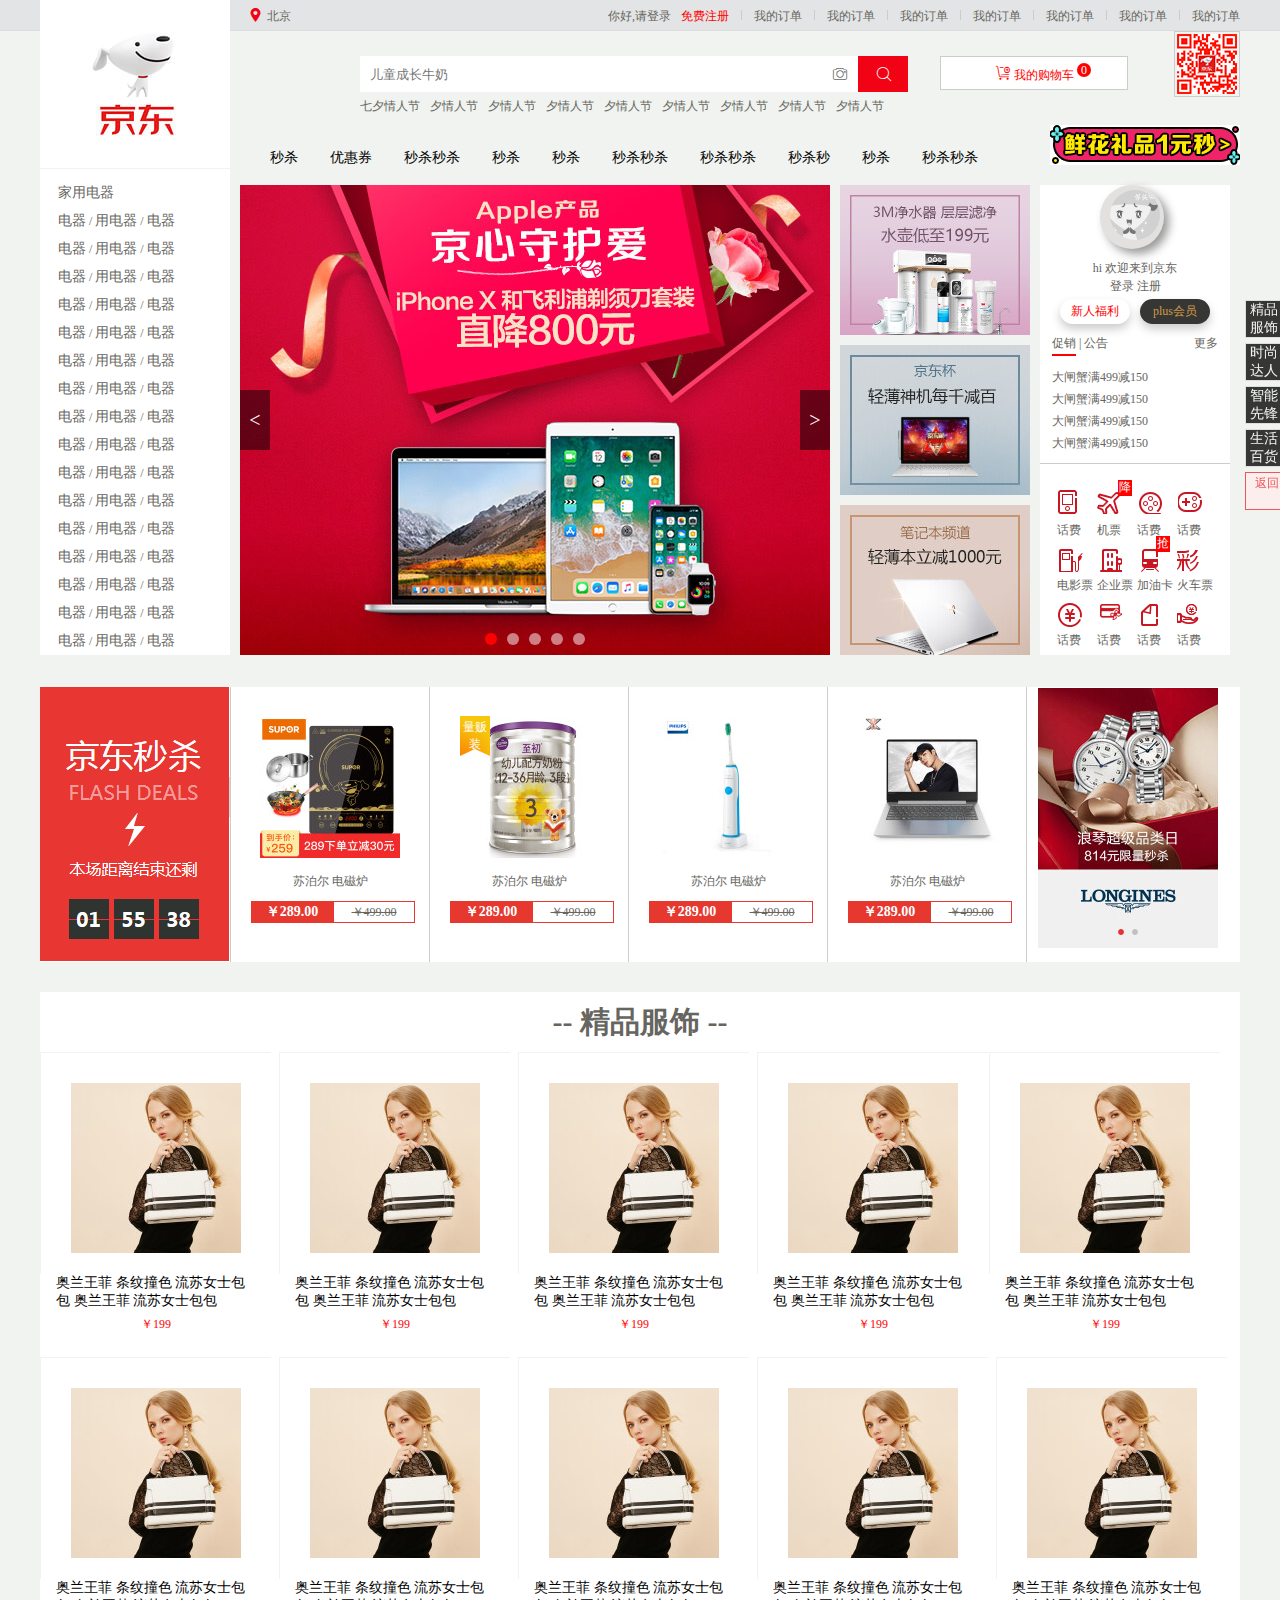
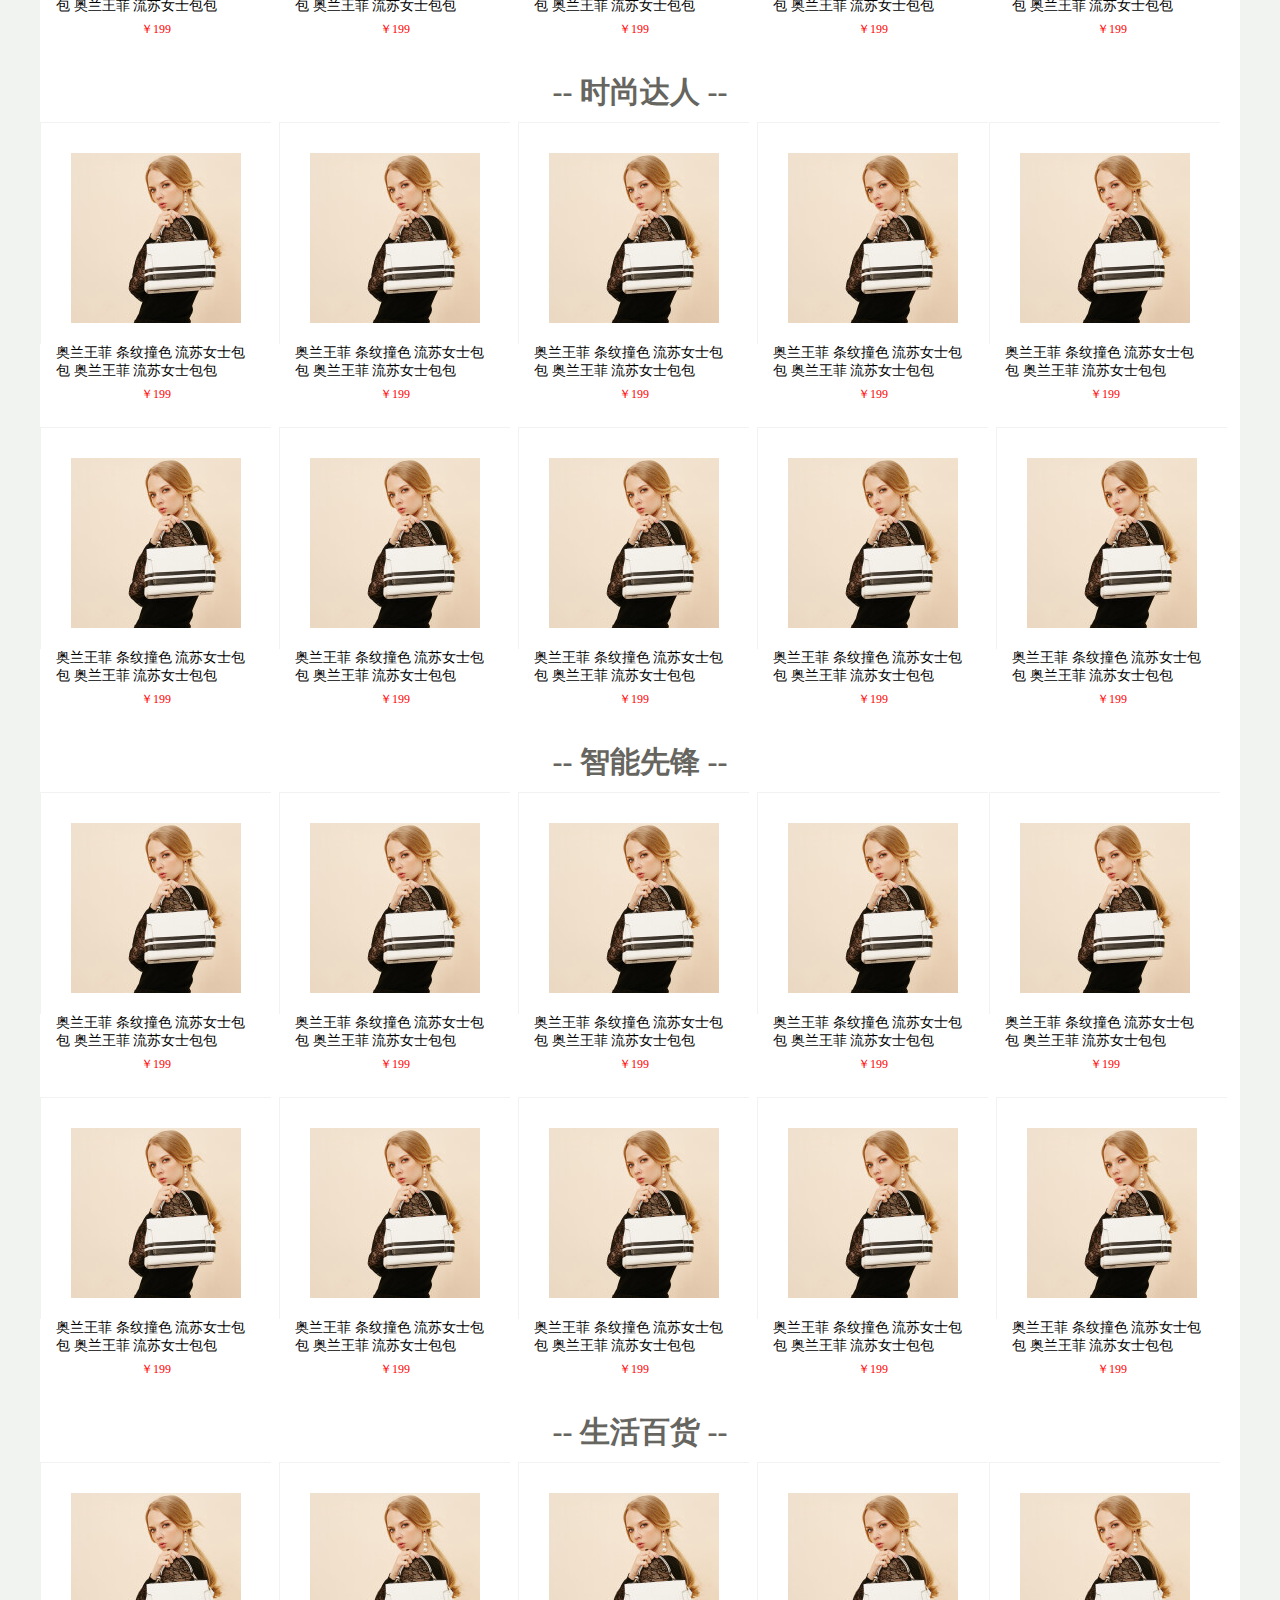
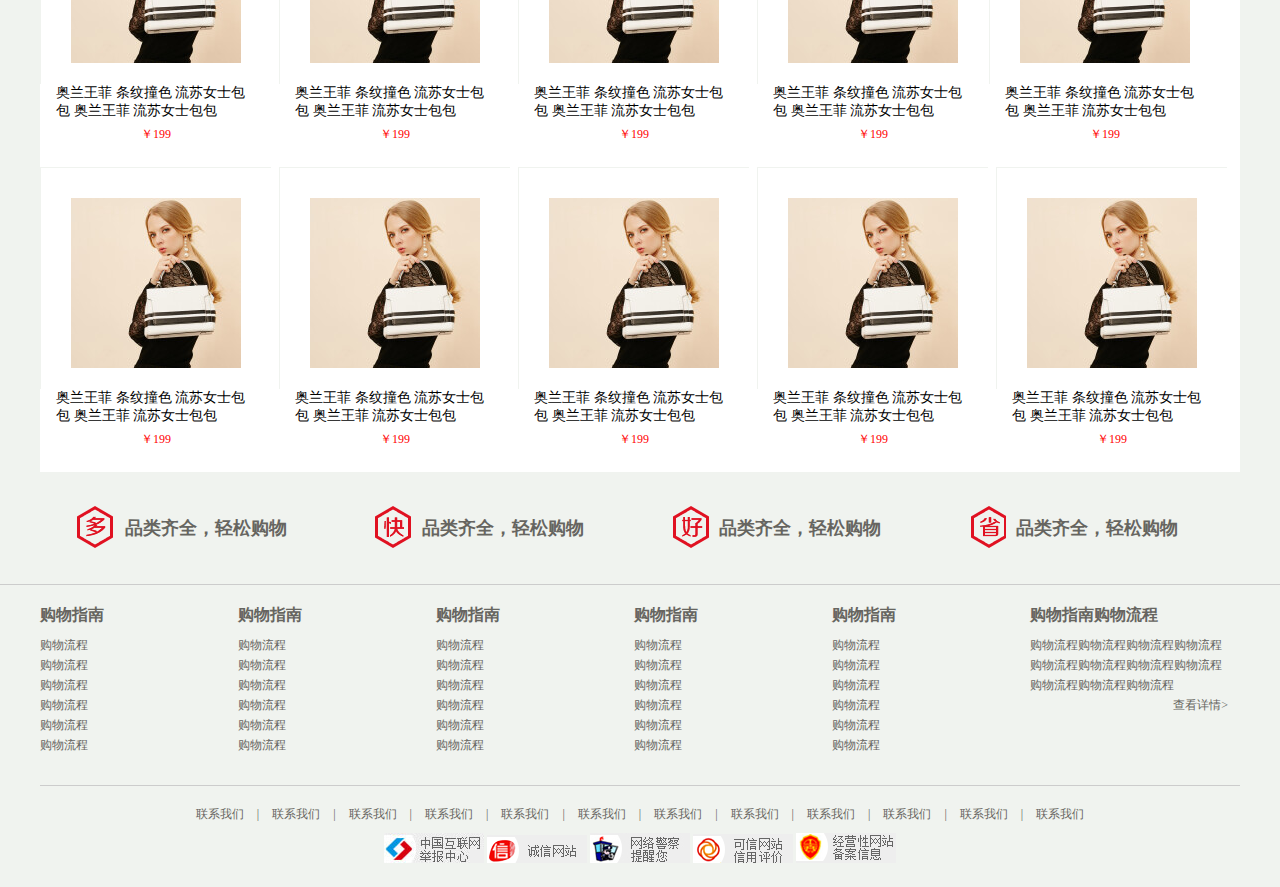
<file: index.html>
<!DOCTYPE html>
<html lang="en">

<head>
	<meta charset="UTF-8">
	<title>京东-正品低价、品质保障、配送及时、轻松购物！</title>
	<meta name="keywords" content="">
	<meta name="description" content="">
	<link rel="stylesheet" href="css/base.css">
	<link rel="stylesheet" href="css/index.css">
	<link rel="icon" href="favicon.ico">
	<link rel="stylesheet" href="font/iconfont.css">

</head>

<body>
	<!-- 头部 -->
	<div class="header clearfix">
		<!-- 最上方广告 -->
		<!-- <div class="top_banner" id="no">
			<div class="wrap">
				<a href="###">
					<img src="images/5b7276c9Na1fe6db5.jpg" alt="">
				</a>
				<span><a href="#no">X</a></span>
			</div>
		</div> -->
		<!-- 最上方导航 -->
		<div class="top_nav ">
			<div class="wrap">
				<div class="logo left">
				</div>
				<div class="nav_r_l left">
					<span></span>
					<span>北京</span>
				</div>
				<div class="nav_r right">
					<ul>
						<li>
							<a href="###">你好,请登录</a>
						</li>
						<li>
							<a href="###" style="color: red;">免费注册</a>
						</li>
						<li class="line"></li>
						<li>
							<a href="###">我的订单</a>
						</li>
						<li class="line"></li>
						<li>
							<a href="###">我的订单</a>
						</li>
						<li class="line"></li>
						<li>
							<a href="###">我的订单</a>
						</li>
						<li class="line"></li>
						<li>
							<a href="###">我的订单</a>
						</li>
						<li class="line"></li>
						<li>
							<a href="###">我的订单</a>
						</li>
						<li class="line"></li>
						<li>
							<a href="###">我的订单</a>
						</li>
						<li class="line"></li>
						<li>
							<a href="###">我的订单</a>
						</li>

					</ul>
				</div>
			</div>
		</div>

		<!-- 搜索栏 -->
		<div class="wrap">
			<div class="search_box left">
				<input type="text" placeholder="儿童成长牛奶">
				<input type="button">
				<span class="iconfont icon-zhaoxiangji"></span>
				<span class="iconfont icon-sousuo"></span>
			</div>
			<div class="car left">
				<span class="iconfont icon-gouwuchetianjia"></span>
				我的购物车
				<span class="eg">0</span>
			</div>
			<div class="wm right">
				<a href="###">
					<img src="images/wm.png" alt="">
				</a>
			</div>
			<div class="bot_list left">
				<ul>
					<li>
						<a href="###">七夕情人节</a>
					</li>
					<li>
						<a href="###">夕情人节</a>
					</li>
					<li>
						<a href="###">夕情人节</a>
					</li>
					<li>
						<a href="###">夕情人节</a>
					</li>
					<li>
						<a href="###">夕情人节</a>
					</li>
					<li>
						<a href="###">夕情人节</a>
					</li>
					<li>
						<a href="###">夕情人节</a>
					</li>
					<li>
						<a href="###">夕情人节</a>
					</li>
					<li>
						<a href="###">夕情人节</a>
					</li>
				</ul>
			</div>

			<div class="nav_ms left">
				<ul>
					<li>
						<a href="###">秒杀</a>
					</li>
					<li>
						<a href="###">优惠券</a>
					</li>
					<li>
						<a href="###">秒杀秒杀</a>
					</li>
					<li>
						<a href="###">秒杀</a>
					</li>
					<li>
						<a href="###">秒杀</a>
					</li>
					<li>
						<a href="###">秒杀秒杀</a>
					</li>
					<li>
						<a href="###">秒杀秒杀</a>
					</li>
					<li>
						<a href="###">秒杀秒</a>
					</li>
					<li>
						<a href="###">秒杀</a>
					</li>
					<li>
						<a href="###">秒杀秒杀</a>
					</li>
				</ul>
			</div>

			<div class="xh right">
				<a href="###">
					<img src="images/5b714c4dNa675a5f6.jpg" alt="">
				</a>
			</div>
		</div>

	</div>


	<!-- 列表 -->
	<div class="banner">
		<div class="wrap">
			<div class="banner_list">
				<div class="ullist">
					<ul>
						<li>
							<a href="###">家用电器</a>

						</li>
						<li>
							<a href="###">电器</a>
							<span>/</span>
							<a href="###">用电器</a>
							<span>/</span>
							<a href="###">电器</a>
						</li>
						<li>
							<a href="###">电器</a>
							<span>/</span>
							<a href="###">用电器</a>
							<span>/</span>
							<a href="###">电器</a>
						</li>
						<li>
							<a href="###">电器</a>
							<span>/</span>
							<a href="###">用电器</a>
							<span>/</span>
							<a href="###">电器</a>
						</li>
						<li>
							<a href="###">电器</a>
							<span>/</span>
							<a href="###">用电器</a>
							<span>/</span>
							<a href="###">电器</a>
						</li>
						<li>
							<a href="###">电器</a>
							<span>/</span>
							<a href="###">用电器</a>
							<span>/</span>
							<a href="###">电器</a>
						</li>
						<li>
							<a href="###">电器</a>
							<span>/</span>
							<a href="###">用电器</a>
							<span>/</span>
							<a href="###">电器</a>
						</li>
						<li>
							<a href="###">电器</a>
							<span>/</span>
							<a href="###">用电器</a>
							<span>/</span>
							<a href="###">电器</a>
						</li>
						<li>
							<a href="###">电器</a>
							<span>/</span>
							<a href="###">用电器</a>
							<span>/</span>
							<a href="###">电器</a>
						</li>
						<li>
							<a href="###">电器</a>
							<span>/</span>
							<a href="###">用电器</a>
							<span>/</span>
							<a href="###">电器</a>
						</li>
						<li>
							<a href="###">电器</a>
							<span>/</span>
							<a href="###">用电器</a>
							<span>/</span>
							<a href="###">电器</a>
						</li>
						<li>
							<a href="###">电器</a>
							<span>/</span>
							<a href="###">用电器</a>
							<span>/</span>
							<a href="###">电器</a>
						</li>
						<li>
							<a href="###">电器</a>
							<span>/</span>
							<a href="###">用电器</a>
							<span>/</span>
							<a href="###">电器</a>
						</li>
						<li>
							<a href="###">电器</a>
							<span>/</span>
							<a href="###">用电器</a>
							<span>/</span>
							<a href="###">电器</a>
						</li>
						<li>
							<a href="###">电器</a>
							<span>/</span>
							<a href="###">用电器</a>
							<span>/</span>
							<a href="###">电器</a>
						</li>
						<li>
							<a href="###">电器</a>
							<span>/</span>
							<a href="###">用电器</a>
							<span>/</span>
							<a href="###">电器</a>
						</li>
						<li>
							<a href="###">电器</a>
							<span>/</span>
							<a href="###">用电器</a>
							<span>/</span>
							<a href="###">电器</a>
						</li>

					</ul>
				</div>
				<div class="thnycfa">
					<div class="thnyc">
						<ul class="thnyctop">
							<li>
								<a href="###">家电馆 ></a>
							</li>
							<li>
								<a href="###">乡镇专卖店 ></a>
							</li>
							<li>
								<a href="###">家电服务 ></a>
							</li>
							<li>
								<a href="###">家电企业购 ></a>
							</li>
							<li>
								<a href="###">商用电器 ></a>
							</li>
						</ul>
						<ul class="thncontent">
							<li>
								<a href="###" class="ds">电视 ></a>
								<a href="###">曲面电视</a>
								<a href="###">超薄电视</a>
								<a href="###">OLED电视</a>
								<a href="###">4K超清电视</a>
								<a href="###">55英寸</a>
								<a href="###">65英寸</a>
								<a href="###">电视配件</a>
							</li>
							<li>
								<a href="###" class="ds">空调 ></a>
								<a href="###">壁挂式空调</a>
								<a href="###">柜式空调</a>
								<a href="###">中央空调</a>
								<a href="###">一级能效空调</a>
								<a href="###">变频空调</a>
								<a href="###">1.5匹空调</a>
								<a href="###">以旧换新</a>
							</li>
							<li>

								<a href="###" class="ds">洗衣机 ></a>
								<a href="###">滚筒洗衣机</a>
								<a href="###">洗烘一体机</a>
								<a href="###">中央空调</a>
								<a href="###">波轮洗衣机</a>
								<a href="###">迷你洗衣机</a>
								<a href="###">烘干机</a>
								<a href="###">洗衣机配件</a>
							</li>
							<li>
								<a href="###" class="ds">电视 ></a>
								<a href="###">曲面电视</a>
								<a href="###">超薄电视</a>
								<a href="###">OLED电视</a>
								<a href="###">4K超清电视</a>
								<a href="###">55英寸</a>
								<a href="###">65英寸</a>
								<a href="###">电视配件</a>
							</li>
							<li>
								<a href="###" class="ds">空调 ></a>
								<a href="###">壁挂式空调</a>
								<a href="###">柜式空调</a>
								<a href="###">中央空调</a>
								<a href="###">一级能效空调</a>
								<a href="###">变频空调</a>
								<a href="###">1.5匹空调</a>
								<a href="###">以旧换新</a>
							</li>
							<li>

								<a href="###" class="ds">洗衣机 ></a>
								<a href="###">滚筒洗衣机</a>
								<a href="###">洗烘一体机</a>
								<a href="###">中央空调</a>
								<a href="###">波轮洗衣机</a>
								<a href="###">迷你洗衣机</a>
								<a href="###">烘干机</a>
								<a href="###">洗衣机配件</a>
							</li>
							<li>
								<a href="###" class="ds">电视 ></a>
								<a href="###">曲面电视</a>
								<a href="###">超薄电视</a>
								<a href="###">OLED电视</a>
								<a href="###">4K超清电视</a>
								<a href="###">55英寸</a>
								<a href="###">65英寸</a>
								<a href="###">电视配件</a>
								<a href="###">OLED电视</a>
								<a href="###">4K超清电视</a>
								<a href="###">55英寸</a>
								<a href="###">65英寸</a>
								<a href="###">电视配件</a>
								<a href="###">OLED电视</a>
								<a href="###">4K超清电视</a>

							</li>
							<li>
								<a href="###" class="ds">空调 ></a>
								<a href="###">壁挂式空调</a>
								<a href="###">柜式空调</a>
								<a href="###">中央空调</a>
								<a href="###">一级能效空调</a>
								<a href="###">变频空调</a>
								<a href="###">1.5匹空调</a>
								<a href="###">以旧换新</a>
							</li>
							<li>

								<a href="###" class="ds">洗衣机 ></a>
								<a href="###">滚筒洗衣机</a>
								<a href="###">洗烘一体机</a>
								<a href="###">中央空调</a>
								<a href="###">波轮洗衣机</a>
								<a href="###">迷你洗衣机</a>
								<a href="###">烘干机</a>
								<a href="###">洗衣机配件</a>
							</li>
							<li>
								<a href="###" class="ds">电视 ></a>
								<a href="###">曲面电视</a>
								<a href="###">超薄电视</a>
								<a href="###">OLED电视</a>
								<a href="###">4K超清电视</a>
								<a href="###">55英寸</a>
								<a href="###">65英寸</a>
								<a href="###">电视配件</a>
								<a href="###">OLED电视</a>
								<a href="###">4K超清电视</a>
								<a href="###">55英寸</a>
								<a href="###">65英寸</a>
								<a href="###">电视配件</a>
								<a href="###">OLED电视</a>
								<a href="###">4K超清电视</a>

							</li>
							<li>
								<a href="###" class="ds">空调 ></a>
								<a href="###">壁挂式空调</a>
								<a href="###">柜式空调</a>
								<a href="###">中央空调</a>
								<a href="###">一级能效空调</a>
								<a href="###">变频空调</a>
								<a href="###">1.5匹空调</a>
								<a href="###">以旧换新</a>
							</li>
						</ul>
					</div>
					<div class="thnyc">第2个div
							<ul class="thnyctop">
									<li>
										<a href="###">家电馆 ></a>
									</li>
									<li>
										<a href="###">乡镇专卖店 ></a>
									</li>
									<li>
										<a href="###">家电服务 ></a>
									</li>
									<li>
										<a href="###">家电企业购 ></a>
									</li>
									<li>
										<a href="###">商用电器 ></a>
									</li>
								</ul>
								<ul class="thncontent">
									<li>
										<a href="###" class="ds">电视 ></a>
										<a href="###">曲面电视</a>
										<a href="###">超薄电视</a>
										<a href="###">OLED电视</a>
										<a href="###">4K超清电视</a>
										<a href="###">55英寸</a>
										<a href="###">65英寸</a>
										<a href="###">电视配件</a>
									</li>
									<li>
										<a href="###" class="ds">空调 ></a>
										<a href="###">壁挂式空调</a>
										<a href="###">柜式空调</a>
										<a href="###">中央空调</a>
										<a href="###">一级能效空调</a>
										<a href="###">变频空调</a>
										<a href="###">1.5匹空调</a>
										<a href="###">以旧换新</a>
									</li>
									<li>
		
										<a href="###" class="ds">洗衣机 ></a>
										<a href="###">滚筒洗衣机</a>
										<a href="###">洗烘一体机</a>
										<a href="###">中央空调</a>
										<a href="###">波轮洗衣机</a>
										<a href="###">迷你洗衣机</a>
										<a href="###">烘干机</a>
										<a href="###">洗衣机配件</a>
									</li>
									<li>
										<a href="###" class="ds">电视 ></a>
										<a href="###">曲面电视</a>
										<a href="###">超薄电视</a>
										<a href="###">OLED电视</a>
										<a href="###">4K超清电视</a>
										<a href="###">55英寸</a>
										<a href="###">65英寸</a>
										<a href="###">电视配件</a>
									</li>
									<li>
										<a href="###" class="ds">空调 ></a>
										<a href="###">壁挂式空调</a>
										<a href="###">柜式空调</a>
										<a href="###">中央空调</a>
										<a href="###">一级能效空调</a>
										<a href="###">变频空调</a>
										<a href="###">1.5匹空调</a>
										<a href="###">以旧换新</a>
									</li>
									<li>
		
										<a href="###" class="ds">洗衣机 ></a>
										<a href="###">滚筒洗衣机</a>
										<a href="###">洗烘一体机</a>
										<a href="###">中央空调</a>
										<a href="###">波轮洗衣机</a>
										<a href="###">迷你洗衣机</a>
										<a href="###">烘干机</a>
										<a href="###">洗衣机配件</a>
									</li>
									<li>
										<a href="###" class="ds">电视 ></a>
										<a href="###">曲面电视</a>
										<a href="###">超薄电视</a>
										<a href="###">OLED电视</a>
										<a href="###">4K超清电视</a>
										<a href="###">55英寸</a>
										<a href="###">65英寸</a>
										<a href="###">电视配件</a>
										<a href="###">OLED电视</a>
										<a href="###">4K超清电视</a>
										<a href="###">55英寸</a>
										<a href="###">65英寸</a>
										<a href="###">电视配件</a>
										<a href="###">OLED电视</a>
										<a href="###">4K超清电视</a>
		
									</li>
									<li>
										<a href="###" class="ds">空调 ></a>
										<a href="###">壁挂式空调</a>
										<a href="###">柜式空调</a>
										<a href="###">中央空调</a>
										<a href="###">一级能效空调</a>
										<a href="###">变频空调</a>
										<a href="###">1.5匹空调</a>
										<a href="###">以旧换新</a>
									</li>
									<li>
		
										<a href="###" class="ds">洗衣机 ></a>
										<a href="###">滚筒洗衣机</a>
										<a href="###">洗烘一体机</a>
										<a href="###">中央空调</a>
										<a href="###">波轮洗衣机</a>
										<a href="###">迷你洗衣机</a>
										<a href="###">烘干机</a>
										<a href="###">洗衣机配件</a>
									</li>
									<li>
										<a href="###" class="ds">电视 ></a>
										<a href="###">曲面电视</a>
										<a href="###">超薄电视</a>
										<a href="###">OLED电视</a>
										<a href="###">4K超清电视</a>
										<a href="###">55英寸</a>
										<a href="###">65英寸</a>
										<a href="###">电视配件</a>
										<a href="###">OLED电视</a>
										<a href="###">4K超清电视</a>
										<a href="###">55英寸</a>
										<a href="###">65英寸</a>
										<a href="###">电视配件</a>
										<a href="###">OLED电视</a>
										<a href="###">4K超清电视</a>
		
									</li>
									<li>
										<a href="###" class="ds">空调 ></a>
										<a href="###">壁挂式空调</a>
										<a href="###">柜式空调</a>
										<a href="###">中央空调</a>
										<a href="###">一级能效空调</a>
										<a href="###">变频空调</a>
										<a href="###">1.5匹空调</a>
										<a href="###">以旧换新</a>
									</li>
								</ul>
					</div>
					<div class="thnyc">第3个div
							<ul class="thnyctop">
									<li>
										<a href="###">家电馆 ></a>
									</li>
									<li>
										<a href="###">乡镇专卖店 ></a>
									</li>
									<li>
										<a href="###">家电服务 ></a>
									</li>
									<li>
										<a href="###">家电企业购 ></a>
									</li>
									<li>
										<a href="###">商用电器 ></a>
									</li>
								</ul>
								<ul class="thncontent">
									<li>
										<a href="###" class="ds">电视 ></a>
										<a href="###">曲面电视</a>
										<a href="###">超薄电视</a>
										<a href="###">OLED电视</a>
										<a href="###">4K超清电视</a>
										<a href="###">55英寸</a>
										<a href="###">65英寸</a>
										<a href="###">电视配件</a>
									</li>
									<li>
										<a href="###" class="ds">空调 ></a>
										<a href="###">壁挂式空调</a>
										<a href="###">柜式空调</a>
										<a href="###">中央空调</a>
										<a href="###">一级能效空调</a>
										<a href="###">变频空调</a>
										<a href="###">1.5匹空调</a>
										<a href="###">以旧换新</a>
									</li>
									<li>
		
										<a href="###" class="ds">洗衣机 ></a>
										<a href="###">滚筒洗衣机</a>
										<a href="###">洗烘一体机</a>
										<a href="###">中央空调</a>
										<a href="###">波轮洗衣机</a>
										<a href="###">迷你洗衣机</a>
										<a href="###">烘干机</a>
										<a href="###">洗衣机配件</a>
									</li>
									<li>
										<a href="###" class="ds">电视 ></a>
										<a href="###">曲面电视</a>
										<a href="###">超薄电视</a>
										<a href="###">OLED电视</a>
										<a href="###">4K超清电视</a>
										<a href="###">55英寸</a>
										<a href="###">65英寸</a>
										<a href="###">电视配件</a>
									</li>
									<li>
										<a href="###" class="ds">空调 ></a>
										<a href="###">壁挂式空调</a>
										<a href="###">柜式空调</a>
										<a href="###">中央空调</a>
										<a href="###">一级能效空调</a>
										<a href="###">变频空调</a>
										<a href="###">1.5匹空调</a>
										<a href="###">以旧换新</a>
									</li>
									<li>
		
										<a href="###" class="ds">洗衣机 ></a>
										<a href="###">滚筒洗衣机</a>
										<a href="###">洗烘一体机</a>
										<a href="###">中央空调</a>
										<a href="###">波轮洗衣机</a>
										<a href="###">迷你洗衣机</a>
										<a href="###">烘干机</a>
										<a href="###">洗衣机配件</a>
									</li>
									<li>
										<a href="###" class="ds">电视 ></a>
										<a href="###">曲面电视</a>
										<a href="###">超薄电视</a>
										<a href="###">OLED电视</a>
										<a href="###">4K超清电视</a>
										<a href="###">55英寸</a>
										<a href="###">65英寸</a>
										<a href="###">电视配件</a>
										<a href="###">OLED电视</a>
										<a href="###">4K超清电视</a>
										<a href="###">55英寸</a>
										<a href="###">65英寸</a>
										<a href="###">电视配件</a>
										<a href="###">OLED电视</a>
										<a href="###">4K超清电视</a>
		
									</li>
									<li>
										<a href="###" class="ds">空调 ></a>
										<a href="###">壁挂式空调</a>
										<a href="###">柜式空调</a>
										<a href="###">中央空调</a>
										<a href="###">一级能效空调</a>
										<a href="###">变频空调</a>
										<a href="###">1.5匹空调</a>
										<a href="###">以旧换新</a>
									</li>
									<li>
		
										<a href="###" class="ds">洗衣机 ></a>
										<a href="###">滚筒洗衣机</a>
										<a href="###">洗烘一体机</a>
										<a href="###">中央空调</a>
										<a href="###">波轮洗衣机</a>
										<a href="###">迷你洗衣机</a>
										<a href="###">烘干机</a>
										<a href="###">洗衣机配件</a>
									</li>
									<li>
										<a href="###" class="ds">电视 ></a>
										<a href="###">曲面电视</a>
										<a href="###">超薄电视</a>
										<a href="###">OLED电视</a>
										<a href="###">4K超清电视</a>
										<a href="###">55英寸</a>
										<a href="###">65英寸</a>
										<a href="###">电视配件</a>
										<a href="###">OLED电视</a>
										<a href="###">4K超清电视</a>
										<a href="###">55英寸</a>
										<a href="###">65英寸</a>
										<a href="###">电视配件</a>
										<a href="###">OLED电视</a>
										<a href="###">4K超清电视</a>
		
									</li>
									<li>
										<a href="###" class="ds">空调 ></a>
										<a href="###">壁挂式空调</a>
										<a href="###">柜式空调</a>
										<a href="###">中央空调</a>
										<a href="###">一级能效空调</a>
										<a href="###">变频空调</a>
										<a href="###">1.5匹空调</a>
										<a href="###">以旧换新</a>
									</li>
								</ul>
					</div>
					<div class="thnyc">第4个div
							<ul class="thnyctop">
									<li>
										<a href="###">家电馆 ></a>
									</li>
									<li>
										<a href="###">乡镇专卖店 ></a>
									</li>
									<li>
										<a href="###">家电服务 ></a>
									</li>
									<li>
										<a href="###">家电企业购 ></a>
									</li>
									<li>
										<a href="###">商用电器 ></a>
									</li>
								</ul>
								<ul class="thncontent">
									<li>
										<a href="###" class="ds">电视 ></a>
										<a href="###">曲面电视</a>
										<a href="###">超薄电视</a>
										<a href="###">OLED电视</a>
										<a href="###">4K超清电视</a>
										<a href="###">55英寸</a>
										<a href="###">65英寸</a>
										<a href="###">电视配件</a>
									</li>
									<li>
										<a href="###" class="ds">空调 ></a>
										<a href="###">壁挂式空调</a>
										<a href="###">柜式空调</a>
										<a href="###">中央空调</a>
										<a href="###">一级能效空调</a>
										<a href="###">变频空调</a>
										<a href="###">1.5匹空调</a>
										<a href="###">以旧换新</a>
									</li>
									<li>
		
										<a href="###" class="ds">洗衣机 ></a>
										<a href="###">滚筒洗衣机</a>
										<a href="###">洗烘一体机</a>
										<a href="###">中央空调</a>
										<a href="###">波轮洗衣机</a>
										<a href="###">迷你洗衣机</a>
										<a href="###">烘干机</a>
										<a href="###">洗衣机配件</a>
									</li>
									<li>
										<a href="###" class="ds">电视 ></a>
										<a href="###">曲面电视</a>
										<a href="###">超薄电视</a>
										<a href="###">OLED电视</a>
										<a href="###">4K超清电视</a>
										<a href="###">55英寸</a>
										<a href="###">65英寸</a>
										<a href="###">电视配件</a>
									</li>
									<li>
										<a href="###" class="ds">空调 ></a>
										<a href="###">壁挂式空调</a>
										<a href="###">柜式空调</a>
										<a href="###">中央空调</a>
										<a href="###">一级能效空调</a>
										<a href="###">变频空调</a>
										<a href="###">1.5匹空调</a>
										<a href="###">以旧换新</a>
									</li>
									<li>
		
										<a href="###" class="ds">洗衣机 ></a>
										<a href="###">滚筒洗衣机</a>
										<a href="###">洗烘一体机</a>
										<a href="###">中央空调</a>
										<a href="###">波轮洗衣机</a>
										<a href="###">迷你洗衣机</a>
										<a href="###">烘干机</a>
										<a href="###">洗衣机配件</a>
									</li>
									<li>
										<a href="###" class="ds">电视 ></a>
										<a href="###">曲面电视</a>
										<a href="###">超薄电视</a>
										<a href="###">OLED电视</a>
										<a href="###">4K超清电视</a>
										<a href="###">55英寸</a>
										<a href="###">65英寸</a>
										<a href="###">电视配件</a>
										<a href="###">OLED电视</a>
										<a href="###">4K超清电视</a>
										<a href="###">55英寸</a>
										<a href="###">65英寸</a>
										<a href="###">电视配件</a>
										<a href="###">OLED电视</a>
										<a href="###">4K超清电视</a>
		
									</li>
									<li>
										<a href="###" class="ds">空调 ></a>
										<a href="###">壁挂式空调</a>
										<a href="###">柜式空调</a>
										<a href="###">中央空调</a>
										<a href="###">一级能效空调</a>
										<a href="###">变频空调</a>
										<a href="###">1.5匹空调</a>
										<a href="###">以旧换新</a>
									</li>
									<li>
		
										<a href="###" class="ds">洗衣机 ></a>
										<a href="###">滚筒洗衣机</a>
										<a href="###">洗烘一体机</a>
										<a href="###">中央空调</a>
										<a href="###">波轮洗衣机</a>
										<a href="###">迷你洗衣机</a>
										<a href="###">烘干机</a>
										<a href="###">洗衣机配件</a>
									</li>
									<li>
										<a href="###" class="ds">电视 ></a>
										<a href="###">曲面电视</a>
										<a href="###">超薄电视</a>
										<a href="###">OLED电视</a>
										<a href="###">4K超清电视</a>
										<a href="###">55英寸</a>
										<a href="###">65英寸</a>
										<a href="###">电视配件</a>
										<a href="###">OLED电视</a>
										<a href="###">4K超清电视</a>
										<a href="###">55英寸</a>
										<a href="###">65英寸</a>
										<a href="###">电视配件</a>
										<a href="###">OLED电视</a>
										<a href="###">4K超清电视</a>
		
									</li>
									<li>
										<a href="###" class="ds">空调 ></a>
										<a href="###">壁挂式空调</a>
										<a href="###">柜式空调</a>
										<a href="###">中央空调</a>
										<a href="###">一级能效空调</a>
										<a href="###">变频空调</a>
										<a href="###">1.5匹空调</a>
										<a href="###">以旧换新</a>
									</li>
								</ul>
					</div>
					<div class="thnyc">第5个div
							<ul class="thnyctop">
									<li>
										<a href="###">家电馆 ></a>
									</li>
									<li>
										<a href="###">乡镇专卖店 ></a>
									</li>
									<li>
										<a href="###">家电服务 ></a>
									</li>
									<li>
										<a href="###">家电企业购 ></a>
									</li>
									<li>
										<a href="###">商用电器 ></a>
									</li>
								</ul>
								<ul class="thncontent">
									<li>
										<a href="###" class="ds">电视 ></a>
										<a href="###">曲面电视</a>
										<a href="###">超薄电视</a>
										<a href="###">OLED电视</a>
										<a href="###">4K超清电视</a>
										<a href="###">55英寸</a>
										<a href="###">65英寸</a>
										<a href="###">电视配件</a>
									</li>
									<li>
										<a href="###" class="ds">空调 ></a>
										<a href="###">壁挂式空调</a>
										<a href="###">柜式空调</a>
										<a href="###">中央空调</a>
										<a href="###">一级能效空调</a>
										<a href="###">变频空调</a>
										<a href="###">1.5匹空调</a>
										<a href="###">以旧换新</a>
									</li>
									<li>
		
										<a href="###" class="ds">洗衣机 ></a>
										<a href="###">滚筒洗衣机</a>
										<a href="###">洗烘一体机</a>
										<a href="###">中央空调</a>
										<a href="###">波轮洗衣机</a>
										<a href="###">迷你洗衣机</a>
										<a href="###">烘干机</a>
										<a href="###">洗衣机配件</a>
									</li>
									<li>
										<a href="###" class="ds">电视 ></a>
										<a href="###">曲面电视</a>
										<a href="###">超薄电视</a>
										<a href="###">OLED电视</a>
										<a href="###">4K超清电视</a>
										<a href="###">55英寸</a>
										<a href="###">65英寸</a>
										<a href="###">电视配件</a>
									</li>
									<li>
										<a href="###" class="ds">空调 ></a>
										<a href="###">壁挂式空调</a>
										<a href="###">柜式空调</a>
										<a href="###">中央空调</a>
										<a href="###">一级能效空调</a>
										<a href="###">变频空调</a>
										<a href="###">1.5匹空调</a>
										<a href="###">以旧换新</a>
									</li>
									<li>
		
										<a href="###" class="ds">洗衣机 ></a>
										<a href="###">滚筒洗衣机</a>
										<a href="###">洗烘一体机</a>
										<a href="###">中央空调</a>
										<a href="###">波轮洗衣机</a>
										<a href="###">迷你洗衣机</a>
										<a href="###">烘干机</a>
										<a href="###">洗衣机配件</a>
									</li>
									<li>
										<a href="###" class="ds">电视 ></a>
										<a href="###">曲面电视</a>
										<a href="###">超薄电视</a>
										<a href="###">OLED电视</a>
										<a href="###">4K超清电视</a>
										<a href="###">55英寸</a>
										<a href="###">65英寸</a>
										<a href="###">电视配件</a>
										<a href="###">OLED电视</a>
										<a href="###">4K超清电视</a>
										<a href="###">55英寸</a>
										<a href="###">65英寸</a>
										<a href="###">电视配件</a>
										<a href="###">OLED电视</a>
										<a href="###">4K超清电视</a>
		
									</li>
									<li>
										<a href="###" class="ds">空调 ></a>
										<a href="###">壁挂式空调</a>
										<a href="###">柜式空调</a>
										<a href="###">中央空调</a>
										<a href="###">一级能效空调</a>
										<a href="###">变频空调</a>
										<a href="###">1.5匹空调</a>
										<a href="###">以旧换新</a>
									</li>
									<li>
		
										<a href="###" class="ds">洗衣机 ></a>
										<a href="###">滚筒洗衣机</a>
										<a href="###">洗烘一体机</a>
										<a href="###">中央空调</a>
										<a href="###">波轮洗衣机</a>
										<a href="###">迷你洗衣机</a>
										<a href="###">烘干机</a>
										<a href="###">洗衣机配件</a>
									</li>
									<li>
										<a href="###" class="ds">电视 ></a>
										<a href="###">曲面电视</a>
										<a href="###">超薄电视</a>
										<a href="###">OLED电视</a>
										<a href="###">4K超清电视</a>
										<a href="###">55英寸</a>
										<a href="###">65英寸</a>
										<a href="###">电视配件</a>
										<a href="###">OLED电视</a>
										<a href="###">4K超清电视</a>
										<a href="###">55英寸</a>
										<a href="###">65英寸</a>
										<a href="###">电视配件</a>
										<a href="###">OLED电视</a>
										<a href="###">4K超清电视</a>
		
									</li>
									<li>
										<a href="###" class="ds">空调 ></a>
										<a href="###">壁挂式空调</a>
										<a href="###">柜式空调</a>
										<a href="###">中央空调</a>
										<a href="###">一级能效空调</a>
										<a href="###">变频空调</a>
										<a href="###">1.5匹空调</a>
										<a href="###">以旧换新</a>
									</li>
								</ul>
					</div>
					<div class="thnyc">第6个div
							<ul class="thnyctop">
									<li>
										<a href="###">家电馆 ></a>
									</li>
									<li>
										<a href="###">乡镇专卖店 ></a>
									</li>
									<li>
										<a href="###">家电服务 ></a>
									</li>
									<li>
										<a href="###">家电企业购 ></a>
									</li>
									<li>
										<a href="###">商用电器 ></a>
									</li>
								</ul>
								<ul class="thncontent">
									<li>
										<a href="###" class="ds">电视 ></a>
										<a href="###">曲面电视</a>
										<a href="###">超薄电视</a>
										<a href="###">OLED电视</a>
										<a href="###">4K超清电视</a>
										<a href="###">55英寸</a>
										<a href="###">65英寸</a>
										<a href="###">电视配件</a>
									</li>
									<li>
										<a href="###" class="ds">空调 ></a>
										<a href="###">壁挂式空调</a>
										<a href="###">柜式空调</a>
										<a href="###">中央空调</a>
										<a href="###">一级能效空调</a>
										<a href="###">变频空调</a>
										<a href="###">1.5匹空调</a>
										<a href="###">以旧换新</a>
									</li>
									<li>
		
										<a href="###" class="ds">洗衣机 ></a>
										<a href="###">滚筒洗衣机</a>
										<a href="###">洗烘一体机</a>
										<a href="###">中央空调</a>
										<a href="###">波轮洗衣机</a>
										<a href="###">迷你洗衣机</a>
										<a href="###">烘干机</a>
										<a href="###">洗衣机配件</a>
									</li>
									<li>
										<a href="###" class="ds">电视 ></a>
										<a href="###">曲面电视</a>
										<a href="###">超薄电视</a>
										<a href="###">OLED电视</a>
										<a href="###">4K超清电视</a>
										<a href="###">55英寸</a>
										<a href="###">65英寸</a>
										<a href="###">电视配件</a>
									</li>
									<li>
										<a href="###" class="ds">空调 ></a>
										<a href="###">壁挂式空调</a>
										<a href="###">柜式空调</a>
										<a href="###">中央空调</a>
										<a href="###">一级能效空调</a>
										<a href="###">变频空调</a>
										<a href="###">1.5匹空调</a>
										<a href="###">以旧换新</a>
									</li>
									<li>
		
										<a href="###" class="ds">洗衣机 ></a>
										<a href="###">滚筒洗衣机</a>
										<a href="###">洗烘一体机</a>
										<a href="###">中央空调</a>
										<a href="###">波轮洗衣机</a>
										<a href="###">迷你洗衣机</a>
										<a href="###">烘干机</a>
										<a href="###">洗衣机配件</a>
									</li>
									<li>
										<a href="###" class="ds">电视 ></a>
										<a href="###">曲面电视</a>
										<a href="###">超薄电视</a>
										<a href="###">OLED电视</a>
										<a href="###">4K超清电视</a>
										<a href="###">55英寸</a>
										<a href="###">65英寸</a>
										<a href="###">电视配件</a>
										<a href="###">OLED电视</a>
										<a href="###">4K超清电视</a>
										<a href="###">55英寸</a>
										<a href="###">65英寸</a>
										<a href="###">电视配件</a>
										<a href="###">OLED电视</a>
										<a href="###">4K超清电视</a>
		
									</li>
									<li>
										<a href="###" class="ds">空调 ></a>
										<a href="###">壁挂式空调</a>
										<a href="###">柜式空调</a>
										<a href="###">中央空调</a>
										<a href="###">一级能效空调</a>
										<a href="###">变频空调</a>
										<a href="###">1.5匹空调</a>
										<a href="###">以旧换新</a>
									</li>
									<li>
		
										<a href="###" class="ds">洗衣机 ></a>
										<a href="###">滚筒洗衣机</a>
										<a href="###">洗烘一体机</a>
										<a href="###">中央空调</a>
										<a href="###">波轮洗衣机</a>
										<a href="###">迷你洗衣机</a>
										<a href="###">烘干机</a>
										<a href="###">洗衣机配件</a>
									</li>
									<li>
										<a href="###" class="ds">电视 ></a>
										<a href="###">曲面电视</a>
										<a href="###">超薄电视</a>
										<a href="###">OLED电视</a>
										<a href="###">4K超清电视</a>
										<a href="###">55英寸</a>
										<a href="###">65英寸</a>
										<a href="###">电视配件</a>
										<a href="###">OLED电视</a>
										<a href="###">4K超清电视</a>
										<a href="###">55英寸</a>
										<a href="###">65英寸</a>
										<a href="###">电视配件</a>
										<a href="###">OLED电视</a>
										<a href="###">4K超清电视</a>
		
									</li>
									<li>
										<a href="###" class="ds">空调 ></a>
										<a href="###">壁挂式空调</a>
										<a href="###">柜式空调</a>
										<a href="###">中央空调</a>
										<a href="###">一级能效空调</a>
										<a href="###">变频空调</a>
										<a href="###">1.5匹空调</a>
										<a href="###">以旧换新</a>
									</li>
								</ul>
					</div>
					<div class="thnyc">第7个div
							<ul class="thnyctop">
									<li>
										<a href="###">家电馆 ></a>
									</li>
									<li>
										<a href="###">乡镇专卖店 ></a>
									</li>
									<li>
										<a href="###">家电服务 ></a>
									</li>
									<li>
										<a href="###">家电企业购 ></a>
									</li>
									<li>
										<a href="###">商用电器 ></a>
									</li>
								</ul>
								<ul class="thncontent">
									<li>
										<a href="###" class="ds">电视 ></a>
										<a href="###">曲面电视</a>
										<a href="###">超薄电视</a>
										<a href="###">OLED电视</a>
										<a href="###">4K超清电视</a>
										<a href="###">55英寸</a>
										<a href="###">65英寸</a>
										<a href="###">电视配件</a>
									</li>
									<li>
										<a href="###" class="ds">空调 ></a>
										<a href="###">壁挂式空调</a>
										<a href="###">柜式空调</a>
										<a href="###">中央空调</a>
										<a href="###">一级能效空调</a>
										<a href="###">变频空调</a>
										<a href="###">1.5匹空调</a>
										<a href="###">以旧换新</a>
									</li>
									<li>
		
										<a href="###" class="ds">洗衣机 ></a>
										<a href="###">滚筒洗衣机</a>
										<a href="###">洗烘一体机</a>
										<a href="###">中央空调</a>
										<a href="###">波轮洗衣机</a>
										<a href="###">迷你洗衣机</a>
										<a href="###">烘干机</a>
										<a href="###">洗衣机配件</a>
									</li>
									<li>
										<a href="###" class="ds">电视 ></a>
										<a href="###">曲面电视</a>
										<a href="###">超薄电视</a>
										<a href="###">OLED电视</a>
										<a href="###">4K超清电视</a>
										<a href="###">55英寸</a>
										<a href="###">65英寸</a>
										<a href="###">电视配件</a>
									</li>
									<li>
										<a href="###" class="ds">空调 ></a>
										<a href="###">壁挂式空调</a>
										<a href="###">柜式空调</a>
										<a href="###">中央空调</a>
										<a href="###">一级能效空调</a>
										<a href="###">变频空调</a>
										<a href="###">1.5匹空调</a>
										<a href="###">以旧换新</a>
									</li>
									<li>
		
										<a href="###" class="ds">洗衣机 ></a>
										<a href="###">滚筒洗衣机</a>
										<a href="###">洗烘一体机</a>
										<a href="###">中央空调</a>
										<a href="###">波轮洗衣机</a>
										<a href="###">迷你洗衣机</a>
										<a href="###">烘干机</a>
										<a href="###">洗衣机配件</a>
									</li>
									<li>
										<a href="###" class="ds">电视 ></a>
										<a href="###">曲面电视</a>
										<a href="###">超薄电视</a>
										<a href="###">OLED电视</a>
										<a href="###">4K超清电视</a>
										<a href="###">55英寸</a>
										<a href="###">65英寸</a>
										<a href="###">电视配件</a>
										<a href="###">OLED电视</a>
										<a href="###">4K超清电视</a>
										<a href="###">55英寸</a>
										<a href="###">65英寸</a>
										<a href="###">电视配件</a>
										<a href="###">OLED电视</a>
										<a href="###">4K超清电视</a>
		
									</li>
									<li>
										<a href="###" class="ds">空调 ></a>
										<a href="###">壁挂式空调</a>
										<a href="###">柜式空调</a>
										<a href="###">中央空调</a>
										<a href="###">一级能效空调</a>
										<a href="###">变频空调</a>
										<a href="###">1.5匹空调</a>
										<a href="###">以旧换新</a>
									</li>
									<li>
		
										<a href="###" class="ds">洗衣机 ></a>
										<a href="###">滚筒洗衣机</a>
										<a href="###">洗烘一体机</a>
										<a href="###">中央空调</a>
										<a href="###">波轮洗衣机</a>
										<a href="###">迷你洗衣机</a>
										<a href="###">烘干机</a>
										<a href="###">洗衣机配件</a>
									</li>
									<li>
										<a href="###" class="ds">电视 ></a>
										<a href="###">曲面电视</a>
										<a href="###">超薄电视</a>
										<a href="###">OLED电视</a>
										<a href="###">4K超清电视</a>
										<a href="###">55英寸</a>
										<a href="###">65英寸</a>
										<a href="###">电视配件</a>
										<a href="###">OLED电视</a>
										<a href="###">4K超清电视</a>
										<a href="###">55英寸</a>
										<a href="###">65英寸</a>
										<a href="###">电视配件</a>
										<a href="###">OLED电视</a>
										<a href="###">4K超清电视</a>
		
									</li>
									<li>
										<a href="###" class="ds">空调 ></a>
										<a href="###">壁挂式空调</a>
										<a href="###">柜式空调</a>
										<a href="###">中央空调</a>
										<a href="###">一级能效空调</a>
										<a href="###">变频空调</a>
										<a href="###">1.5匹空调</a>
										<a href="###">以旧换新</a>
									</li>
								</ul>
					</div>
					<div class="thnyc">第8个div
							<ul class="thnyctop">
									<li>
										<a href="###">家电馆 ></a>
									</li>
									<li>
										<a href="###">乡镇专卖店 ></a>
									</li>
									<li>
										<a href="###">家电服务 ></a>
									</li>
									<li>
										<a href="###">家电企业购 ></a>
									</li>
									<li>
										<a href="###">商用电器 ></a>
									</li>
								</ul>
								<ul class="thncontent">
									<li>
										<a href="###" class="ds">电视 ></a>
										<a href="###">曲面电视</a>
										<a href="###">超薄电视</a>
										<a href="###">OLED电视</a>
										<a href="###">4K超清电视</a>
										<a href="###">55英寸</a>
										<a href="###">65英寸</a>
										<a href="###">电视配件</a>
									</li>
									<li>
										<a href="###" class="ds">空调 ></a>
										<a href="###">壁挂式空调</a>
										<a href="###">柜式空调</a>
										<a href="###">中央空调</a>
										<a href="###">一级能效空调</a>
										<a href="###">变频空调</a>
										<a href="###">1.5匹空调</a>
										<a href="###">以旧换新</a>
									</li>
									<li>
		
										<a href="###" class="ds">洗衣机 ></a>
										<a href="###">滚筒洗衣机</a>
										<a href="###">洗烘一体机</a>
										<a href="###">中央空调</a>
										<a href="###">波轮洗衣机</a>
										<a href="###">迷你洗衣机</a>
										<a href="###">烘干机</a>
										<a href="###">洗衣机配件</a>
									</li>
									<li>
										<a href="###" class="ds">电视 ></a>
										<a href="###">曲面电视</a>
										<a href="###">超薄电视</a>
										<a href="###">OLED电视</a>
										<a href="###">4K超清电视</a>
										<a href="###">55英寸</a>
										<a href="###">65英寸</a>
										<a href="###">电视配件</a>
									</li>
									<li>
										<a href="###" class="ds">空调 ></a>
										<a href="###">壁挂式空调</a>
										<a href="###">柜式空调</a>
										<a href="###">中央空调</a>
										<a href="###">一级能效空调</a>
										<a href="###">变频空调</a>
										<a href="###">1.5匹空调</a>
										<a href="###">以旧换新</a>
									</li>
									<li>
		
										<a href="###" class="ds">洗衣机 ></a>
										<a href="###">滚筒洗衣机</a>
										<a href="###">洗烘一体机</a>
										<a href="###">中央空调</a>
										<a href="###">波轮洗衣机</a>
										<a href="###">迷你洗衣机</a>
										<a href="###">烘干机</a>
										<a href="###">洗衣机配件</a>
									</li>
									<li>
										<a href="###" class="ds">电视 ></a>
										<a href="###">曲面电视</a>
										<a href="###">超薄电视</a>
										<a href="###">OLED电视</a>
										<a href="###">4K超清电视</a>
										<a href="###">55英寸</a>
										<a href="###">65英寸</a>
										<a href="###">电视配件</a>
										<a href="###">OLED电视</a>
										<a href="###">4K超清电视</a>
										<a href="###">55英寸</a>
										<a href="###">65英寸</a>
										<a href="###">电视配件</a>
										<a href="###">OLED电视</a>
										<a href="###">4K超清电视</a>
		
									</li>
									<li>
										<a href="###" class="ds">空调 ></a>
										<a href="###">壁挂式空调</a>
										<a href="###">柜式空调</a>
										<a href="###">中央空调</a>
										<a href="###">一级能效空调</a>
										<a href="###">变频空调</a>
										<a href="###">1.5匹空调</a>
										<a href="###">以旧换新</a>
									</li>
									<li>
		
										<a href="###" class="ds">洗衣机 ></a>
										<a href="###">滚筒洗衣机</a>
										<a href="###">洗烘一体机</a>
										<a href="###">中央空调</a>
										<a href="###">波轮洗衣机</a>
										<a href="###">迷你洗衣机</a>
										<a href="###">烘干机</a>
										<a href="###">洗衣机配件</a>
									</li>
									<li>
										<a href="###" class="ds">电视 ></a>
										<a href="###">曲面电视</a>
										<a href="###">超薄电视</a>
										<a href="###">OLED电视</a>
										<a href="###">4K超清电视</a>
										<a href="###">55英寸</a>
										<a href="###">65英寸</a>
										<a href="###">电视配件</a>
										<a href="###">OLED电视</a>
										<a href="###">4K超清电视</a>
										<a href="###">55英寸</a>
										<a href="###">65英寸</a>
										<a href="###">电视配件</a>
										<a href="###">OLED电视</a>
										<a href="###">4K超清电视</a>
		
									</li>
									<li>
										<a href="###" class="ds">空调 ></a>
										<a href="###">壁挂式空调</a>
										<a href="###">柜式空调</a>
										<a href="###">中央空调</a>
										<a href="###">一级能效空调</a>
										<a href="###">变频空调</a>
										<a href="###">1.5匹空调</a>
										<a href="###">以旧换新</a>
									</li>
								</ul>
					</div>
					<div class="thnyc">第9个div
							<ul class="thnyctop">
									<li>
										<a href="###">家电馆 ></a>
									</li>
									<li>
										<a href="###">乡镇专卖店 ></a>
									</li>
									<li>
										<a href="###">家电服务 ></a>
									</li>
									<li>
										<a href="###">家电企业购 ></a>
									</li>
									<li>
										<a href="###">商用电器 ></a>
									</li>
								</ul>
								<ul class="thncontent">
									<li>
										<a href="###" class="ds">电视 ></a>
										<a href="###">曲面电视</a>
										<a href="###">超薄电视</a>
										<a href="###">OLED电视</a>
										<a href="###">4K超清电视</a>
										<a href="###">55英寸</a>
										<a href="###">65英寸</a>
										<a href="###">电视配件</a>
									</li>
									<li>
										<a href="###" class="ds">空调 ></a>
										<a href="###">壁挂式空调</a>
										<a href="###">柜式空调</a>
										<a href="###">中央空调</a>
										<a href="###">一级能效空调</a>
										<a href="###">变频空调</a>
										<a href="###">1.5匹空调</a>
										<a href="###">以旧换新</a>
									</li>
									<li>
		
										<a href="###" class="ds">洗衣机 ></a>
										<a href="###">滚筒洗衣机</a>
										<a href="###">洗烘一体机</a>
										<a href="###">中央空调</a>
										<a href="###">波轮洗衣机</a>
										<a href="###">迷你洗衣机</a>
										<a href="###">烘干机</a>
										<a href="###">洗衣机配件</a>
									</li>
									<li>
										<a href="###" class="ds">电视 ></a>
										<a href="###">曲面电视</a>
										<a href="###">超薄电视</a>
										<a href="###">OLED电视</a>
										<a href="###">4K超清电视</a>
										<a href="###">55英寸</a>
										<a href="###">65英寸</a>
										<a href="###">电视配件</a>
									</li>
									<li>
										<a href="###" class="ds">空调 ></a>
										<a href="###">壁挂式空调</a>
										<a href="###">柜式空调</a>
										<a href="###">中央空调</a>
										<a href="###">一级能效空调</a>
										<a href="###">变频空调</a>
										<a href="###">1.5匹空调</a>
										<a href="###">以旧换新</a>
									</li>
									<li>
		
										<a href="###" class="ds">洗衣机 ></a>
										<a href="###">滚筒洗衣机</a>
										<a href="###">洗烘一体机</a>
										<a href="###">中央空调</a>
										<a href="###">波轮洗衣机</a>
										<a href="###">迷你洗衣机</a>
										<a href="###">烘干机</a>
										<a href="###">洗衣机配件</a>
									</li>
									<li>
										<a href="###" class="ds">电视 ></a>
										<a href="###">曲面电视</a>
										<a href="###">超薄电视</a>
										<a href="###">OLED电视</a>
										<a href="###">4K超清电视</a>
										<a href="###">55英寸</a>
										<a href="###">65英寸</a>
										<a href="###">电视配件</a>
										<a href="###">OLED电视</a>
										<a href="###">4K超清电视</a>
										<a href="###">55英寸</a>
										<a href="###">65英寸</a>
										<a href="###">电视配件</a>
										<a href="###">OLED电视</a>
										<a href="###">4K超清电视</a>
		
									</li>
									<li>
										<a href="###" class="ds">空调 ></a>
										<a href="###">壁挂式空调</a>
										<a href="###">柜式空调</a>
										<a href="###">中央空调</a>
										<a href="###">一级能效空调</a>
										<a href="###">变频空调</a>
										<a href="###">1.5匹空调</a>
										<a href="###">以旧换新</a>
									</li>
									<li>
		
										<a href="###" class="ds">洗衣机 ></a>
										<a href="###">滚筒洗衣机</a>
										<a href="###">洗烘一体机</a>
										<a href="###">中央空调</a>
										<a href="###">波轮洗衣机</a>
										<a href="###">迷你洗衣机</a>
										<a href="###">烘干机</a>
										<a href="###">洗衣机配件</a>
									</li>
									<li>
										<a href="###" class="ds">电视 ></a>
										<a href="###">曲面电视</a>
										<a href="###">超薄电视</a>
										<a href="###">OLED电视</a>
										<a href="###">4K超清电视</a>
										<a href="###">55英寸</a>
										<a href="###">65英寸</a>
										<a href="###">电视配件</a>
										<a href="###">OLED电视</a>
										<a href="###">4K超清电视</a>
										<a href="###">55英寸</a>
										<a href="###">65英寸</a>
										<a href="###">电视配件</a>
										<a href="###">OLED电视</a>
										<a href="###">4K超清电视</a>
		
									</li>
									<li>
										<a href="###" class="ds">空调 ></a>
										<a href="###">壁挂式空调</a>
										<a href="###">柜式空调</a>
										<a href="###">中央空调</a>
										<a href="###">一级能效空调</a>
										<a href="###">变频空调</a>
										<a href="###">1.5匹空调</a>
										<a href="###">以旧换新</a>
									</li>
								</ul>
					</div>
					<div class="thnyc">第10个div</div>
					<div class="thnyc">第11个div</div>
					<div class="thnyc">第12个div</div>
					<div class="thnyc">第13个div</div>
					<div class="thnyc">第14个div</div>
					<div class="thnyc">第15个div</div>
					<div class="thnyc">第16个div</div>
					<div class="thnyc">第17个div</div>
				</div>
			</div>
		</div>
	</div>


	<!-- 两侧广告 -->
	<!-- <div class="close">
		
	</div> -->


	<!-- 中间广告 -->
	<div class="middle wrap">
		<div class="mid_banner left">
			<div class="lbymk">
				<ul class="lbt">
					<li>
						<a href="###">
							<img src="images/thn1.jpg" alt="">
						</a>
					</li>
					<li>
						<a href="###">
							<img src="images/thn2.jpg" alt="">
						</a>
					</li>
					<li>
						<a href="###">
							<img src="images/thn3.jpg" alt="">
						</a>
					</li>
					<li>
						<a href="###">
							<img src="images/thn4.jpg" alt="">
						</a>
					</li>
					<li>
						<a href="###">
							<img src="images/thn5.jpg" alt="">
						</a>
					</li>
				</ul>
			</div>
			<span class="sr1"><</span>
			<span class="sr2">></span>
				<ul class="thnli">
					<li class="thnsel"></li>
					<li></li>
					<li></li>
					<li></li>
						<li></li>
					</ul>
		</div>
		<div class="mid_ban_list left">
			<div class="mid_box1">
				<a href="###">
					<img src="images/5b0fcc7fN1a4b02a9.jpg" alt="">
				</a>
			</div>
			<div class="mid_box2">
				<a href="###">
					<img src="images/5b488510Nc6756d42.jpg" alt="">
				</a>
			</div>
			<div class="mid_box3">
				<a href="###">
					<img src="images/5b6cff6aN5f567704.jpg" alt="">
				</a>
			</div>
		</div>
		<div class="mid_right left">
			<div class="right_top">
				<span>
					<img src="images/no_login.jpg" width="60" height="60">
				</span>
				<p>hi 欢迎来到京东</p>
				<p>
					<a href="###">登录</a>
					<a href="###">注册</a>
				</p>
				<i class="r1">
					<a href="#" style="color: red;">新人福利</a>
				</i>
				<i class="r2">
					<a href="#" style="color:#D09C48; ">plus会员</a>
				</i>
			</div>
			<div class="right_mid">
				<div class="mid_w">
					<a href="###" class="cx">促销</a>
					<span>|</span>
					<a href="###">公告</a>
					<a href="###" class="right">更多</a>
					<ul>
						<li>
							<a href="###">大闸蟹满499减150</a>
						</li>
						<li>
							<a href="###">大闸蟹满499减150</a>
						</li>
						<li>
							<a href="###">大闸蟹满499减150</a>
						</li>
						<li>
							<a href="###">大闸蟹满499减150</a>
						</li>
					</ul>
				</div>
			</div>
			<div class="right_bot">
				<div class="mid_wrap">
					<div class="jpbj">
						降
					</div>
					<div class="qp">
						抢
					</div>
					<ul>
						<li>
							<a href="###">
								话费
							</a>
						</li>
						<li>
							<a href="###">
								机票
							</a>
						</li>
						<li>
							<a href="###">
								话费
							</a>
						</li>
						<li>
							<a href="###">
								话费
							</a>
						</li>
						<li>
							<a href="###">
								电影票
							</a>
						</li>
						<li>
							<a href="###">
								企业票
							</a>
						</li>
						<li>
							<a href="###">
								加油卡
							</a>
						</li>
						<li>
							<a href="###">
								火车票
							</a>
						</li>
						<li>
							<a href="###">
								话费
							</a>
						</li>
						<li>
							<a href="###">
								话费
							</a>
						</li>
						<li>
							<a href="###">
								话费
							</a>
						</li>
						<li>
							<a href="###">
								话费
							</a>
						</li>

					</ul>
				</div>
			</div>
		</div>

	</div>



	<!-- 京东秒杀 -->
	<div class="ms wrap">
		<div class="ms_one left">
			<a href="###">
				<img src="images/ms.png" alt="">
			</a>
		</div>
		<div class="ms_two left">
			<a href="###">
				<img src="images/p1.png" alt="">
			</a>
			<p>苏泊尔 电磁炉</p>

			<span class="left">￥289.00</span>
			<span class="left">
				<del>￥499.00</del>
			</span>
		</div>
		<div class="ms_two left">
			<a href="###">
				<img src="images/p2.png" alt="">
			</a>
			<p>苏泊尔 电磁炉</p>

			<span class="left">￥289.00</span>
			<span class="left">
				<del>￥499.00</del>
			</span>
			<span class="hot">
				量贩装
			</span>
		</div>
		<div class="ms_two left">
			<a href="###">
				<img src="images/p3.png" alt="">
			</a>
			<p>苏泊尔 电磁炉</p>

			<span class="left">￥289.00</span>
			<span class="left">
				<del>￥499.00</del>
			</span>
		</div>
		<div class="ms_two left">
			<a href="###">
				<img src="images/p4.png" alt="">
			</a>
			<p>苏泊尔 电磁炉</p>

			<span class="left">￥289.00</span>
			<span class="left">
				<del>￥499.00</del>
			</span>
		</div>
		<div class="ms_two left">
			<a href="###">
				<img src="images/p5.png" alt="">
			</a>
		</div>
	</div>

	<!--精品服饰 -->
	<div class="dp wrap jia">
		<h2>-- 精品服饰 --</h2>
		<div class="dp_box1 left">
			<a href="###">
				<img src="images/dp1.png" alt="">
			</a>
			<p class="tit">
				<a href="###">
					奥兰王菲 条纹撞色 流苏女士包包 奥兰王菲 流苏女士包包
				</a>
			</p>
			<p class="mon">￥199</p>
		</div>
		<div class="dp_box1 left">
			<a href="###">
				<img src="images/dp1.png" alt="">
			</a>
			<p class="tit">
				<a href="###">
					奥兰王菲 条纹撞色 流苏女士包包 奥兰王菲 流苏女士包包
				</a>
			</p>
			<p class="mon">￥199</p>
		</div>
		<div class="dp_box1 left">
			<a href="###">
				<img src="images/dp1.png" alt="">
			</a>
			<p class="tit">
				<a href="###">
					奥兰王菲 条纹撞色 流苏女士包包 奥兰王菲 流苏女士包包
				</a>
			</p>
			<p class="mon">￥199</p>
		</div>
		<div class="dp_box1 left">
			<a href="###">
				<img src="images/dp1.png" alt="">
			</a>
			<p class="tit">
				<a href="###">
					奥兰王菲 条纹撞色 流苏女士包包 奥兰王菲 流苏女士包包
				</a>
			</p>
			<p class="mon">￥199</p>
		</div>
		<div class="dp_box1 left">
			<a href="###">
				<img src="images/dp1.png" alt="">
			</a>
			<p class="tit">
				<a href="###">
					奥兰王菲 条纹撞色 流苏女士包包 奥兰王菲 流苏女士包包
				</a>
			</p>
			<p class="mon">￥199</p>
		</div>
		<div class="dp_box1 left">
				<a href="###">
					<img src="images/dp1.png" alt="">
				</a>
				<p class="tit">
					<a href="###">
						奥兰王菲 条纹撞色 流苏女士包包 奥兰王菲 流苏女士包包
					</a>
				</p>
				<p class="mon">￥199</p>
			</div>
			<div class="dp_box1 left">
				<a href="###">
					<img src="images/dp1.png" alt="">
				</a>
				<p class="tit">
					<a href="###">
						奥兰王菲 条纹撞色 流苏女士包包 奥兰王菲 流苏女士包包
					</a>
				</p>
				<p class="mon">￥199</p>
			</div>
			<div class="dp_box1 left">
				<a href="###">
					<img src="images/dp1.png" alt="">
				</a>
				<p class="tit">
					<a href="###">
						奥兰王菲 条纹撞色 流苏女士包包 奥兰王菲 流苏女士包包
					</a>
				</p>
				<p class="mon">￥199</p>
			</div>
			<div class="dp_box1 left">
					<a href="###">
						<img src="images/dp1.png" alt="">
					</a>
					<p class="tit">
						<a href="###">
							奥兰王菲 条纹撞色 流苏女士包包 奥兰王菲 流苏女士包包
						</a>
					</p>
					<p class="mon">￥199</p>
				</div>
				<div class="dp_box1 left">
					<a href="###">
						<img src="images/dp1.png" alt="">
					</a>
					<p class="tit">
						<a href="###">
							奥兰王菲 条纹撞色 流苏女士包包 奥兰王菲 流苏女士包包
						</a>
					</p>
					<p class="mon">￥199</p>
				</div>
				
	</div>

	<!-- 时尚达人 -->
	<div class="dp wrap dian">
			<h2>-- 时尚达人 --</h2>
			<div class="dp_box1 left">
				<a href="###">
					<img src="images/dp1.png" alt="">
				</a>
				<p class="tit">
					<a href="###">
						奥兰王菲 条纹撞色 流苏女士包包 奥兰王菲 流苏女士包包
					</a>
				</p>
				<p class="mon">￥199</p>
			</div>
			<div class="dp_box1 left">
				<a href="###">
					<img src="images/dp1.png" alt="">
				</a>
				<p class="tit">
					<a href="###">
						奥兰王菲 条纹撞色 流苏女士包包 奥兰王菲 流苏女士包包
					</a>
				</p>
				<p class="mon">￥199</p>
			</div>
			<div class="dp_box1 left">
				<a href="###">
					<img src="images/dp1.png" alt="">
				</a>
				<p class="tit">
					<a href="###">
						奥兰王菲 条纹撞色 流苏女士包包 奥兰王菲 流苏女士包包
					</a>
				</p>
				<p class="mon">￥199</p>
			</div>
			<div class="dp_box1 left">
				<a href="###">
					<img src="images/dp1.png" alt="">
				</a>
				<p class="tit">
					<a href="###">
						奥兰王菲 条纹撞色 流苏女士包包 奥兰王菲 流苏女士包包
					</a>
				</p>
				<p class="mon">￥199</p>
			</div>
			<div class="dp_box1 left">
				<a href="###">
					<img src="images/dp1.png" alt="">
				</a>
				<p class="tit">
					<a href="###">
						奥兰王菲 条纹撞色 流苏女士包包 奥兰王菲 流苏女士包包
					</a>
				</p>
				<p class="mon">￥199</p>
			</div>
			<div class="dp_box1 left">
					<a href="###">
						<img src="images/dp1.png" alt="">
					</a>
					<p class="tit">
						<a href="###">
							奥兰王菲 条纹撞色 流苏女士包包 奥兰王菲 流苏女士包包
						</a>
					</p>
					<p class="mon">￥199</p>
				</div>
				<div class="dp_box1 left">
					<a href="###">
						<img src="images/dp1.png" alt="">
					</a>
					<p class="tit">
						<a href="###">
							奥兰王菲 条纹撞色 流苏女士包包 奥兰王菲 流苏女士包包
						</a>
					</p>
					<p class="mon">￥199</p>
				</div>
				<div class="dp_box1 left">
					<a href="###">
						<img src="images/dp1.png" alt="">
					</a>
					<p class="tit">
						<a href="###">
							奥兰王菲 条纹撞色 流苏女士包包 奥兰王菲 流苏女士包包
						</a>
					</p>
					<p class="mon">￥199</p>
				</div>
				<div class="dp_box1 left">
						<a href="###">
							<img src="images/dp1.png" alt="">
						</a>
						<p class="tit">
							<a href="###">
								奥兰王菲 条纹撞色 流苏女士包包 奥兰王菲 流苏女士包包
							</a>
						</p>
						<p class="mon">￥199</p>
					</div>
					<div class="dp_box1 left">
						<a href="###">
							<img src="images/dp1.png" alt="">
						</a>
						<p class="tit">
							<a href="###">
								奥兰王菲 条纹撞色 流苏女士包包 奥兰王菲 流苏女士包包
							</a>
						</p>
						<p class="mon">￥199</p>
					</div>
					
		</div>
	<!-- 智能先锋 -->
	<div class="dp wrap fu">
			<h2>-- 智能先锋 --</h2>
			<div class="dp_box1 left">
				<a href="###">
					<img src="images/dp1.png" alt="">
				</a>
				<p class="tit">
					<a href="###">
						奥兰王菲 条纹撞色 流苏女士包包 奥兰王菲 流苏女士包包
					</a>
				</p>
				<p class="mon">￥199</p>
			</div>
			<div class="dp_box1 left">
				<a href="###">
					<img src="images/dp1.png" alt="">
				</a>
				<p class="tit">
					<a href="###">
						奥兰王菲 条纹撞色 流苏女士包包 奥兰王菲 流苏女士包包
					</a>
				</p>
				<p class="mon">￥199</p>
			</div>
			<div class="dp_box1 left">
				<a href="###">
					<img src="images/dp1.png" alt="">
				</a>
				<p class="tit">
					<a href="###">
						奥兰王菲 条纹撞色 流苏女士包包 奥兰王菲 流苏女士包包
					</a>
				</p>
				<p class="mon">￥199</p>
			</div>
			<div class="dp_box1 left">
				<a href="###">
					<img src="images/dp1.png" alt="">
				</a>
				<p class="tit">
					<a href="###">
						奥兰王菲 条纹撞色 流苏女士包包 奥兰王菲 流苏女士包包
					</a>
				</p>
				<p class="mon">￥199</p>
			</div>
			<div class="dp_box1 left">
				<a href="###">
					<img src="images/dp1.png" alt="">
				</a>
				<p class="tit">
					<a href="###">
						奥兰王菲 条纹撞色 流苏女士包包 奥兰王菲 流苏女士包包
					</a>
				</p>
				<p class="mon">￥199</p>
			</div>
			<div class="dp_box1 left">
					<a href="###">
						<img src="images/dp1.png" alt="">
					</a>
					<p class="tit">
						<a href="###">
							奥兰王菲 条纹撞色 流苏女士包包 奥兰王菲 流苏女士包包
						</a>
					</p>
					<p class="mon">￥199</p>
				</div>
				<div class="dp_box1 left">
					<a href="###">
						<img src="images/dp1.png" alt="">
					</a>
					<p class="tit">
						<a href="###">
							奥兰王菲 条纹撞色 流苏女士包包 奥兰王菲 流苏女士包包
						</a>
					</p>
					<p class="mon">￥199</p>
				</div>
				<div class="dp_box1 left">
					<a href="###">
						<img src="images/dp1.png" alt="">
					</a>
					<p class="tit">
						<a href="###">
							奥兰王菲 条纹撞色 流苏女士包包 奥兰王菲 流苏女士包包
						</a>
					</p>
					<p class="mon">￥199</p>
				</div>
				<div class="dp_box1 left">
						<a href="###">
							<img src="images/dp1.png" alt="">
						</a>
						<p class="tit">
							<a href="###">
								奥兰王菲 条纹撞色 流苏女士包包 奥兰王菲 流苏女士包包
							</a>
						</p>
						<p class="mon">￥199</p>
					</div>
					<div class="dp_box1 left">
						<a href="###">
							<img src="images/dp1.png" alt="">
						</a>
						<p class="tit">
							<a href="###">
								奥兰王菲 条纹撞色 流苏女士包包 奥兰王菲 流苏女士包包
							</a>
						</p>
						<p class="mon">￥199</p>
					</div>
					
		</div>
	<!-- 生活百货 -->
	<div class="dp wrap mei">
			<h2>-- 生活百货 --</h2>
			<div class="dp_box1 left">
				<a href="###">
					<img src="images/dp1.png" alt="">
				</a>
				<p class="tit">
					<a href="###">
						奥兰王菲 条纹撞色 流苏女士包包 奥兰王菲 流苏女士包包
					</a>
				</p>
				<p class="mon">￥199</p>
			</div>
			<div class="dp_box1 left">
				<a href="###">
					<img src="images/dp1.png" alt="">
				</a>
				<p class="tit">
					<a href="###">
						奥兰王菲 条纹撞色 流苏女士包包 奥兰王菲 流苏女士包包
					</a>
				</p>
				<p class="mon">￥199</p>
			</div>
			<div class="dp_box1 left">
				<a href="###">
					<img src="images/dp1.png" alt="">
				</a>
				<p class="tit">
					<a href="###">
						奥兰王菲 条纹撞色 流苏女士包包 奥兰王菲 流苏女士包包
					</a>
				</p>
				<p class="mon">￥199</p>
			</div>
			<div class="dp_box1 left">
				<a href="###">
					<img src="images/dp1.png" alt="">
				</a>
				<p class="tit">
					<a href="###">
						奥兰王菲 条纹撞色 流苏女士包包 奥兰王菲 流苏女士包包
					</a>
				</p>
				<p class="mon">￥199</p>
			</div>
			<div class="dp_box1 left">
				<a href="###">
					<img src="images/dp1.png" alt="">
				</a>
				<p class="tit">
					<a href="###">
						奥兰王菲 条纹撞色 流苏女士包包 奥兰王菲 流苏女士包包
					</a>
				</p>
				<p class="mon">￥199</p>
			</div>
			<div class="dp_box1 left">
					<a href="###">
						<img src="images/dp1.png" alt="">
					</a>
					<p class="tit">
						<a href="###">
							奥兰王菲 条纹撞色 流苏女士包包 奥兰王菲 流苏女士包包
						</a>
					</p>
					<p class="mon">￥199</p>
				</div>
				<div class="dp_box1 left">
					<a href="###">
						<img src="images/dp1.png" alt="">
					</a>
					<p class="tit">
						<a href="###">
							奥兰王菲 条纹撞色 流苏女士包包 奥兰王菲 流苏女士包包
						</a>
					</p>
					<p class="mon">￥199</p>
				</div>
				<div class="dp_box1 left">
					<a href="###">
						<img src="images/dp1.png" alt="">
					</a>
					<p class="tit">
						<a href="###">
							奥兰王菲 条纹撞色 流苏女士包包 奥兰王菲 流苏女士包包
						</a>
					</p>
					<p class="mon">￥199</p>
				</div>
				<div class="dp_box1 left">
						<a href="###">
							<img src="images/dp1.png" alt="">
						</a>
						<p class="tit">
							<a href="###">
								奥兰王菲 条纹撞色 流苏女士包包 奥兰王菲 流苏女士包包
							</a>
						</p>
						<p class="mon">￥199</p>
					</div>
					<div class="dp_box1 left">
						<a href="###">
							<img src="images/dp1.png" alt="">
						</a>
						<p class="tit">
							<a href="###">
								奥兰王菲 条纹撞色 流苏女士包包 奥兰王菲 流苏女士包包
							</a>
						</p>
						<p class="mon">￥199</p>
					</div>
					
		</div>

		<!-- 电梯导航 -->
	<div class="subnav">
			<ul>
				<li>精品服饰</li>
				<li>时尚达人</li>
				<li>智能先锋</li>
				<li>生活百货</li>
			</ul>
			<div class="back">返回</div>
	
		</div>
	
	<!-- 底部 -->
	<div class="footer">
		<div class="footer_top">
			<div class="wrap">
				<ul>
					<li>
						<span></span>
						品类齐全，轻松购物
					</li>
					<li>
						<span></span>
						品类齐全，轻松购物
					</li>

					<li>
						<span></span>
						品类齐全，轻松购物
					</li>
					<li>
						<span></span>
						品类齐全，轻松购物
					</li>
				</ul>
			</div>
		</div>
		<div class="footer_mid wrap">
			<dl>
				<dt>购物指南</dt>
				<dd>
					<a href="###">购物流程</a>
				</dd>
				<dd>
					<a href="###">购物流程</a>
				</dd>
				<dd>
					<a href="###">购物流程</a>
				</dd>
				<dd>
					<a href="###">购物流程</a>
				</dd>
				<dd>
					<a href="###">购物流程</a>
				</dd>
				<dd>
					<a href="###">购物流程</a>
				</dd>
			</dl>

			<dl>
				<dt>购物指南</dt>
				<dd>
					<a href="###">购物流程</a>
				</dd>
				<dd>
					<a href="###">购物流程</a>
				</dd>
				<dd>
					<a href="###">购物流程</a>
				</dd>
				<dd>
					<a href="###">购物流程</a>
				</dd>
				<dd>
					<a href="###">购物流程</a>
				</dd>
				<dd>
					<a href="###">购物流程</a>
				</dd>
			</dl>
			<dl>
				<dt>购物指南</dt>
				<dd>
					<a href="###">购物流程</a>
				</dd>
				<dd>
					<a href="###">购物流程</a>
				</dd>
				<dd>
					<a href="###">购物流程</a>
				</dd>
				<dd>
					<a href="###">购物流程</a>
				</dd>
				<dd>
					<a href="###">购物流程</a>
				</dd>
				<dd>
					<a href="###">购物流程</a>
				</dd>
			</dl>
			<dl>
				<dt>购物指南</dt>
				<dd>
					<a href="###">购物流程</a>
				</dd>
				<dd>
					<a href="###">购物流程</a>
				</dd>
				<dd>
					<a href="###">购物流程</a>
				</dd>
				<dd>
					<a href="###">购物流程</a>
				</dd>
				<dd>
					<a href="###">购物流程</a>
				</dd>
				<dd>
					<a href="###">购物流程</a>
				</dd>
			</dl>
			<dl>
				<dt>购物指南</dt>
				<dd>
					<a href="###">购物流程</a>
				</dd>
				<dd>
					<a href="###">购物流程</a>
				</dd>
				<dd>
					<a href="###">购物流程</a>
				</dd>
				<dd>
					<a href="###">购物流程</a>
				</dd>
				<dd>
					<a href="###">购物流程</a>
				</dd>
				<dd>
					<a href="###">购物流程</a>
				</dd>
			</dl>
			<dl>
				<dt>购物指南购物流程</dt>
				<dd>购物流程购物流程购物流程购物流程购物流程购物流程购物流程购物流程购物流程购物流程购物流程</dd>
				<dd>
					<a href="###" class="right">查看详情></a>
				</dd>
			</dl>
		</div>
		<div class="footer_bot wrap">
			<a href="###">联系我们</a>
			<span>|</span>
			<a href="###">联系我们</a>
			<span>|</span>
			<a href="###">联系我们</a>
			<span>|</span>
			<a href="###">联系我们</a>
			<span>|</span>
			<a href="###">联系我们</a>
			<span>|</span>
			<a href="###">联系我们</a>
			<span>|</span>
			<a href="###">联系我们</a>
			<span>|</span>
			<a href="###">联系我们</a>
			<span>|</span>
			<a href="###">联系我们</a>
			<span>|</span>
			<a href="###">联系我们</a>
			<span>|</span>
			<a href="###">联系我们</a>
			<span>|</span>
			<a href="###">联系我们</a>
			<p>
				<a href="###"></a>
				<a href="###"></a>
				<a href="###"></a>
				<a href="###"></a>
				<a href="###"></a>
			</p>
		</div>
	</div>
	<script src="./js/vendor/jquery-1.12.4.js"></script>
	<script src="./js/index.js"></script>
</body>

</html>
</file>
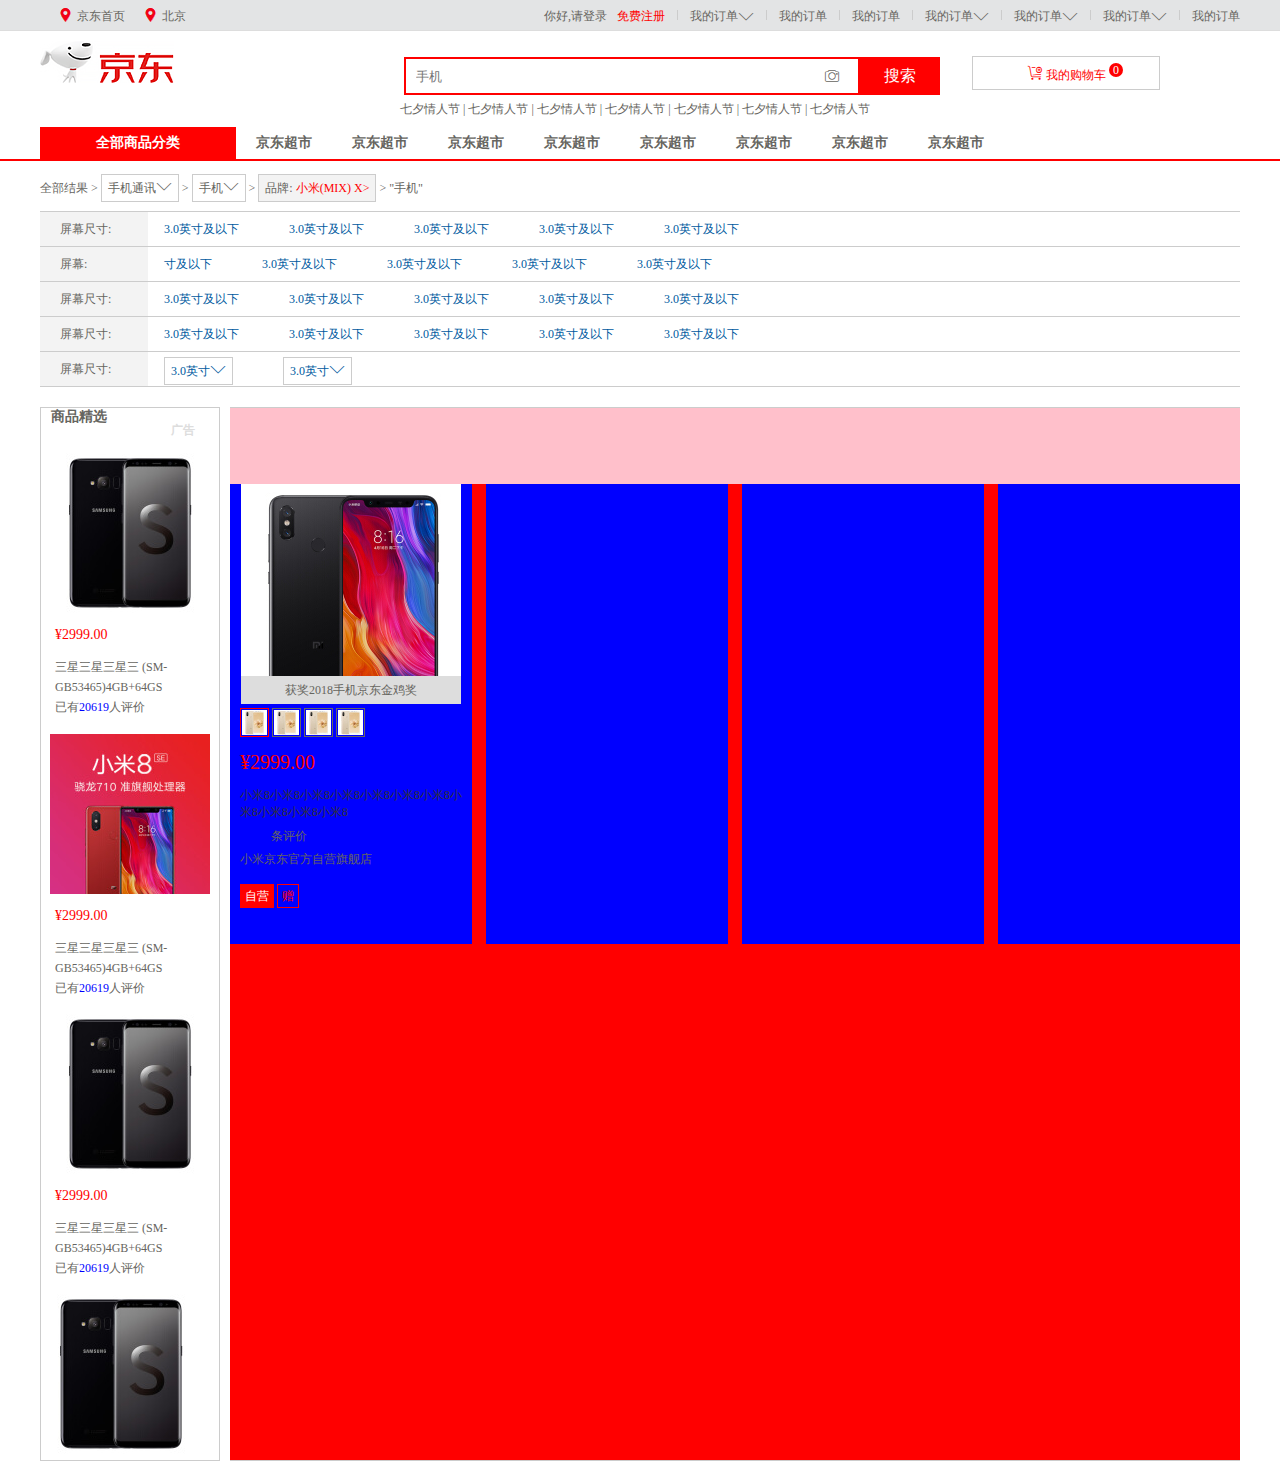
<file: list.html>
<!DOCTYPE html>
<html lang="en">
<head>
	<meta charset="UTF-8">
	<title>品优购列表页</title>
	<meta name="keywords" content="品优购">
	<meta name="description" content="品优购">
	<link rel="stylesheet" href="font/iconfont.css">
	<link rel="stylesheet" href="css/base.css">
	<link rel="stylesheet" href="css/list.css">
	
</head>
<body>
	<!-- 最上方导航 -->
	<div class="top_nav ">
			<div class="wrap">
				<div class="nav_r_l left">
						<span></span>
						<span>京东首页</span>
						<span></span>
						<span>北京</span>
				</div>
				<div class="nav_r right">
					<ul>
						<li><a href="###">你好,请登录</a></li>
						<li><a href="###" style="color: red;">免费注册</a></li>
						<li class="line"></li>
						<li><a href="###">我的订单</a></li>
						<li class="iconfont icon-xiangxiajiantou"></li>
						<li class="line"></li>
						<li><a href="###">我的订单</a></li>
						<li class="line"></li>
						<li><a href="###">我的订单</a></li>
						<li class="line"></li>
						<li><a href="###">我的订单</a></li>
						<li class="iconfont icon-xiangxiajiantou"></li>
						<li class="line"></li>
						<li><a href="###">我的订单</a></li>
						<li class="iconfont icon-xiangxiajiantou"></li>
						<li class="line"></li>
						<li><a href="###">我的订单</a></li>
						<li class="iconfont icon-xiangxiajiantou"></li>
						<li class="line"></li>
						<li><a href="###">我的订单</a></li>

					</ul>
				</div>
			</div>
	</div>
	<!-- logo -->
	<div class="list_top wrap">
		<div class="logo left">
			<a href="###"><img src="images/jdlogo-201708-@1x.png" alt=""></a>
		</div>
		<div class="box_inp left">
			<input type="text" placeholder="手机">
			<input type="button" value="搜索">
			<span class="iconfont icon-zhaoxiangji"></span>
			
		</div>
		<div class="car left">
				<span class="iconfont icon-gouwuchetianjia"></span>
				我的购物车
				<span class="eg">0</span>
		</div>
		<div class="bot_list left">
				
					<a href="###">七夕情人节</a>
					<span>|</span>
					<a href="###">七夕情人节</a>
					<span>|</span>
					<a href="###">七夕情人节</a>
					<span>|</span>
					<a href="###">七夕情人节</a>
					<span>|</span>
					<a href="###">七夕情人节</a>
					<span>|</span>
					<a href="###">七夕情人节</a>
					<span>|</span>
					<a href="###">七夕情人节</a>
		</div>
	</div>
	
	<!-- nav -->
	<div class="nav">
		<div class="wrap">
			 <h4>全部商品分类</h4>
			 <ul>
			 	<li><a href="###">京东超市</a></li>
			 	<li><a href="###">京东超市</a></li>
			 	<li><a href="###">京东超市</a></li>
			 	<li><a href="###">京东超市</a></li>
			 	<li><a href="###">京东超市</a></li>
			 	<li><a href="###">京东超市</a></li>
			 	<li><a href="###">京东超市</a></li>
			 	<li><a href="###">京东超市</a></li>

			 </ul>
		</div>
		
	</div>

	<!-- now -->
	<div class="now wrap">
		全部结果 > <i>手机通讯<span class="iconfont icon-xiangxiajiantou"></span></i> > <i>手机<span class="iconfont icon-xiangxiajiantou"></i> > <i>品牌: <span style="color: red">小米(MIX) X></span></i> > "手机"
	</div>
	<!-- 表 -->
	<div class="tal wrap">
		<div class="tal_one">
			<h4 class="left">屏幕尺寸:</h4>
			<ul>
				<li><a href="###">3.0英寸及以下</a></li>
				<li><a href="###">3.0英寸及以下</a></li>
				<li><a href="###">3.0英寸及以下</a></li>
				<li><a href="###">3.0英寸及以下</a></li>
				<li><a href="###">3.0英寸及以下</a></li>

			</ul>
		</div>
		<div class="tal_one">
			<h4 class="left">屏幕:</h4>
			<ul>
				<li><a href="###">寸及以下</a></li>
				<li><a href="###">3.0英寸及以下</a></li>
				<li><a href="###">3.0英寸及以下</a></li>
				<li><a href="###">3.0英寸及以下</a></li>
				<li><a href="###">3.0英寸及以下</a></li>
				
			</ul>
		</div>
		<div class="tal_one">
			<h4 class="left">屏幕尺寸:</h4>
			<ul>
				<li><a href="###">3.0英寸及以下</a></li>
				<li><a href="###">3.0英寸及以下</a></li>
				<li><a href="###">3.0英寸及以下</a></li>
				<li><a href="###">3.0英寸及以下</a></li>
				<li><a href="###">3.0英寸及以下</a></li>
				
			</ul>
		</div>
		<div class="tal_one">
			<h4 class="left">屏幕尺寸:</h4>
			<ul>
				<li><a href="###">3.0英寸及以下</a></li>
				<li><a href="###">3.0英寸及以下</a></li>
				<li><a href="###">3.0英寸及以下</a></li>
				<li><a href="###">3.0英寸及以下</a></li>
				<li><a href="###">3.0英寸及以下</a></li>
				
			</ul>
		</div>
		<div class="tal_one">
			<h4 class="left">屏幕尺寸:</h4>
			<ul>
				
				<li><i><a href="###">3.0英寸<span class="iconfont icon-xiangxiajiantou"></a></i></li>
				<li><i><a href="###">3.0英寸<span class="iconfont icon-xiangxiajiantou"></a></i></li>
				
			</ul>
		</div>
	</div>

	<!-- banner -->
	<div class="banner wrap">
		<div class="ban_l left">
			<div class="box_one">
				<h4>商品精选<span class="right" style="color: #DDDDDD ;font-size: 12px;">广告</span></h4>
				<div class="img"><a href="###"><img src="images/list1.jpg" alt=""></a></div>
				<span>&yen;2999.00</span>
				<p>三星三星三星三 (SM-GB53465)4GB+64GS</p>
				<p>已有<i style="color: blue">20619</i>人评价</p>
			</div>
			<div class="box_one">
				<div class="img"><a href="###"><img src="images/list2.jpg" alt=""></a></div>
				<span>&yen;2999.00</span>
				<p>三星三星三星三 (SM-GB53465)4GB+64GS</p>
				<p>已有<i style="color: blue">20619</i>人评价</p>
			</div>
			<div class="box_one">
				<div class="img"><a href="###"><img src="images/list1.jpg" alt=""></a></div>
				<span>&yen;2999.00</span>
				<p>三星三星三星三 (SM-GB53465)4GB+64GS</p>
				<p>已有<i style="color: blue">20619</i>人评价</p>
			</div>
			<a href="###"><img src="images/list1.jpg" alt=""></a>
		</div>
		<div class="ban_r right">
			<div class="ban_r_top">
				
			</div>
			<div class="ban_r_bot">
				<ul>
					<li>
						<div class="ban_img"><a href="###"><img src="images/list3.jpg" alt=""></a><span>获奖2018手机京东金鸡奖</span>
						</div>
						<div class="ban_lit">
							<a href="###"><img src="images/small1.jpg" alt=""></a>
							<a href="###"><img src="images/small1.jpg" alt=""></a>
							<a href="###"><img src="images/small1.jpg" alt=""></a>
							<a href="###"><img src="images/small1.jpg" alt=""></a>
						</div>
						
						<p class="pic"> &yen;2999.00</p>
						<p>
							<a href="###"  class="tit" style="color: #333">小米8小米8小米8小米8小米8小米8小米8小米8小米8小米8小米8
							</a>
						</p>
						<p>
							<a href="###" class="rea" style="color: blue">34万+</a>条评价
						</p>
						<p>
							<a href="###">小米京东官方自营旗舰店</a>
						</p>
						<p class="more">
							<i>自营</i>
							<i>赠</i>
						</p>
					</li>
					<li>
						
					</li>
					<li>
						
					</li>
					<li>
						
					</li>
				</ul>
			</div>
		</div>
	</div>
</body>
</html>
</file>
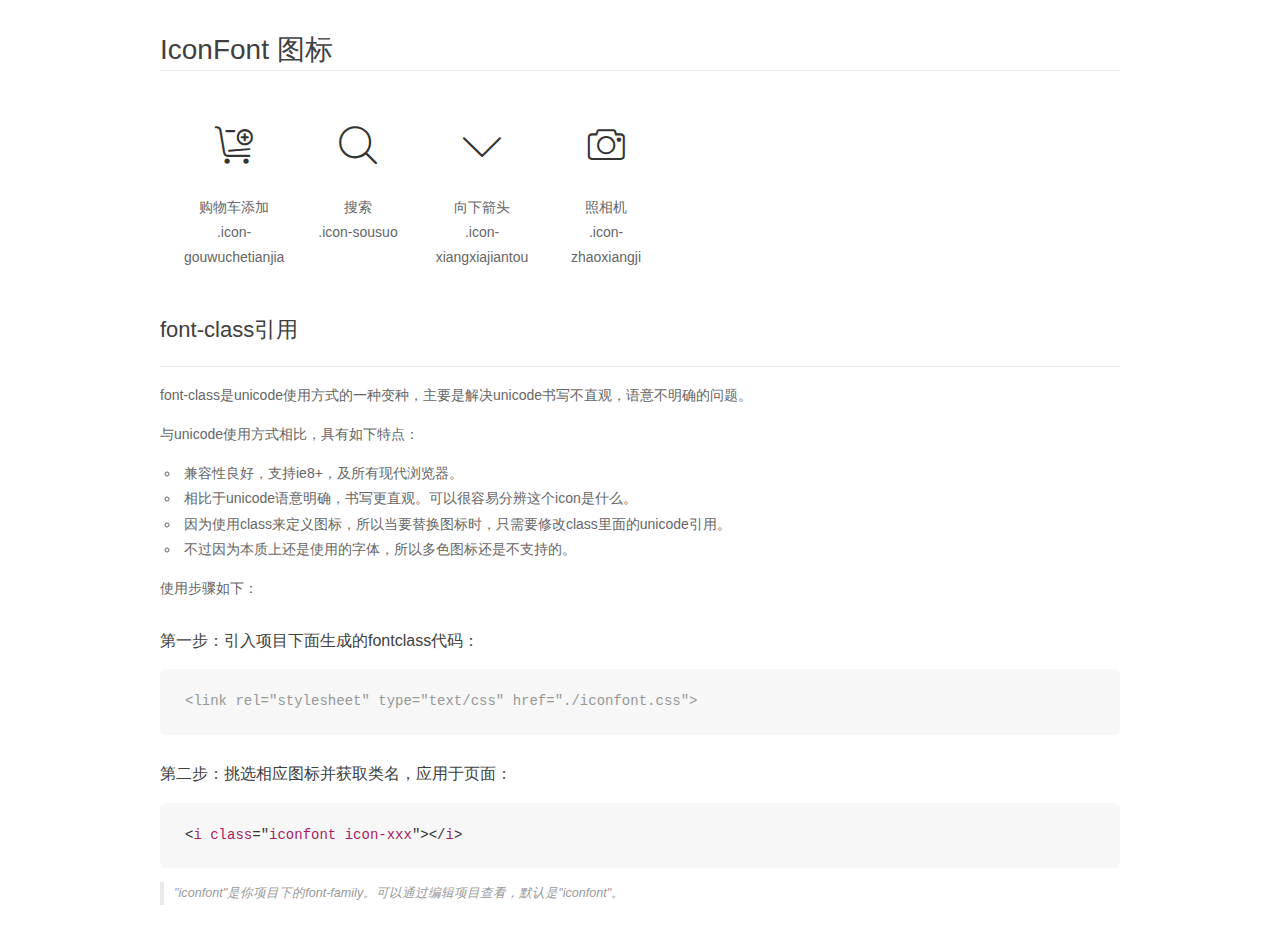
<file: font/demo_fontclass.html>
<!DOCTYPE html>
<html>
<head>
    <meta charset="utf-8"/>
    <title>IconFont</title>
    <link rel="stylesheet" href="demo.css">
    <link rel="stylesheet" href="iconfont.css">
</head>
<body>
    <div class="main markdown">
        <h1>IconFont 图标</h1>
        <ul class="icon_lists clear">
            
                <li>
                <i class="icon iconfont icon-gouwuchetianjia"></i>
                    <div class="name">购物车添加</div>
                    <div class="fontclass">.icon-gouwuchetianjia</div>
                </li>
            
                <li>
                <i class="icon iconfont icon-sousuo"></i>
                    <div class="name">搜索</div>
                    <div class="fontclass">.icon-sousuo</div>
                </li>
            
                <li>
                <i class="icon iconfont icon-xiangxiajiantou"></i>
                    <div class="name">向下箭头</div>
                    <div class="fontclass">.icon-xiangxiajiantou</div>
                </li>
            
                <li>
                <i class="icon iconfont icon-zhaoxiangji"></i>
                    <div class="name">照相机</div>
                    <div class="fontclass">.icon-zhaoxiangji</div>
                </li>
            
        </ul>

        <h2 id="font-class-">font-class引用</h2>
        <hr>

        <p>font-class是unicode使用方式的一种变种，主要是解决unicode书写不直观，语意不明确的问题。</p>
        <p>与unicode使用方式相比，具有如下特点：</p>
        <ul>
        <li>兼容性良好，支持ie8+，及所有现代浏览器。</li>
        <li>相比于unicode语意明确，书写更直观。可以很容易分辨这个icon是什么。</li>
        <li>因为使用class来定义图标，所以当要替换图标时，只需要修改class里面的unicode引用。</li>
        <li>不过因为本质上还是使用的字体，所以多色图标还是不支持的。</li>
        </ul>
        <p>使用步骤如下：</p>
        <h3 id="-fontclass-">第一步：引入项目下面生成的fontclass代码：</h3>


        <pre><code class="lang-js hljs javascript"><span class="hljs-comment">&lt;link rel="stylesheet" type="text/css" href="./iconfont.css"&gt;</span></code></pre>
        <h3 id="-">第二步：挑选相应图标并获取类名，应用于页面：</h3>
        <pre><code class="lang-css hljs">&lt;<span class="hljs-selector-tag">i</span> <span class="hljs-selector-tag">class</span>="<span class="hljs-selector-tag">iconfont</span> <span class="hljs-selector-tag">icon-xxx</span>"&gt;&lt;/<span class="hljs-selector-tag">i</span>&gt;</code></pre>
        <blockquote>
        <p>"iconfont"是你项目下的font-family。可以通过编辑项目查看，默认是"iconfont"。</p>
        </blockquote>
    </div>
</body>
</html>
</file>
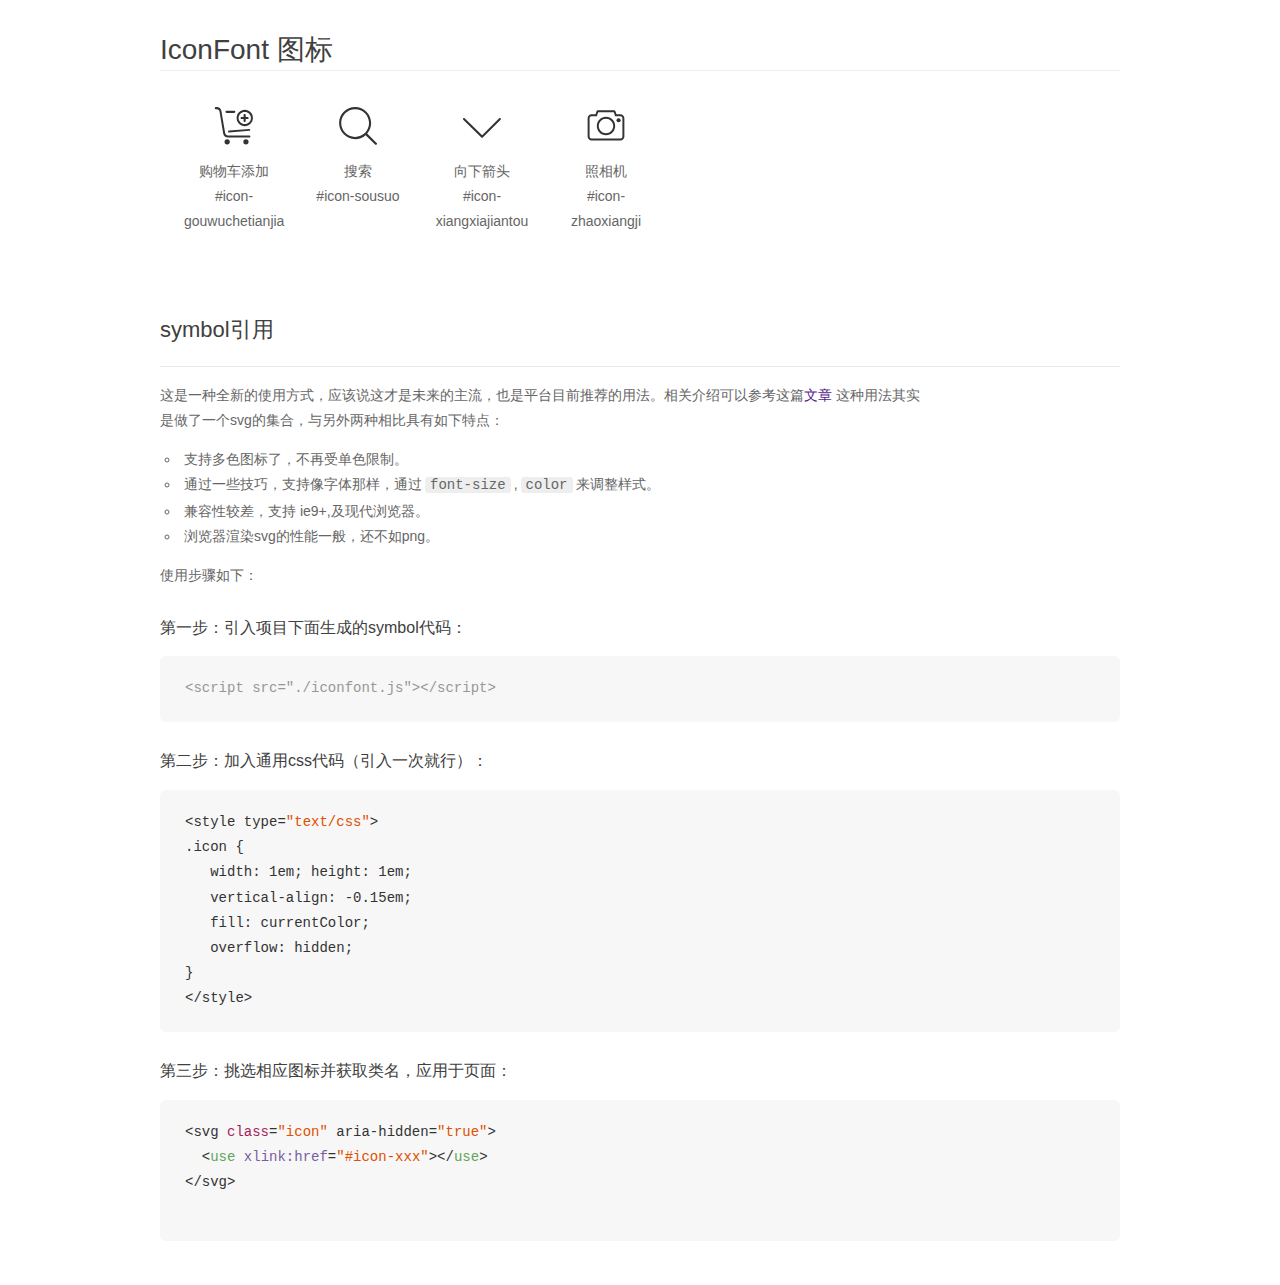
<file: font/demo_symbol.html>
<!DOCTYPE html>
<html>
<head>
    <meta charset="utf-8"/>
    <title>IconFont</title>
    <link rel="stylesheet" href="demo.css">
    <script src="iconfont.js"></script>

    <style type="text/css">
        .icon {
          /* 通过设置 font-size 来改变图标大小 */
          width: 1em; height: 1em;
          /* 图标和文字相邻时，垂直对齐 */
          vertical-align: -0.15em;
          /* 通过设置 color 来改变 SVG 的颜色/fill */
          fill: currentColor;
          /* path 和 stroke 溢出 viewBox 部分在 IE 下会显示
             normalize.css 中也包含这行 */
          overflow: hidden;
        }

    </style>
</head>
<body>
    <div class="main markdown">
        <h1>IconFont 图标</h1>
        <ul class="icon_lists clear">
            
                <li>
                    <svg class="icon" aria-hidden="true">
                        <use xlink:href="#icon-gouwuchetianjia"></use>
                    </svg>
                    <div class="name">购物车添加</div>
                    <div class="fontclass">#icon-gouwuchetianjia</div>
                </li>
            
                <li>
                    <svg class="icon" aria-hidden="true">
                        <use xlink:href="#icon-sousuo"></use>
                    </svg>
                    <div class="name">搜索</div>
                    <div class="fontclass">#icon-sousuo</div>
                </li>
            
                <li>
                    <svg class="icon" aria-hidden="true">
                        <use xlink:href="#icon-xiangxiajiantou"></use>
                    </svg>
                    <div class="name">向下箭头</div>
                    <div class="fontclass">#icon-xiangxiajiantou</div>
                </li>
            
                <li>
                    <svg class="icon" aria-hidden="true">
                        <use xlink:href="#icon-zhaoxiangji"></use>
                    </svg>
                    <div class="name">照相机</div>
                    <div class="fontclass">#icon-zhaoxiangji</div>
                </li>
            
        </ul>


        <h2 id="symbol-">symbol引用</h2>
        <hr>

        <p>这是一种全新的使用方式，应该说这才是未来的主流，也是平台目前推荐的用法。相关介绍可以参考这篇<a href="">文章</a>
        这种用法其实是做了一个svg的集合，与另外两种相比具有如下特点：</p>
        <ul>
          <li>支持多色图标了，不再受单色限制。</li>
          <li>通过一些技巧，支持像字体那样，通过<code>font-size</code>,<code>color</code>来调整样式。</li>
          <li>兼容性较差，支持 ie9+,及现代浏览器。</li>
          <li>浏览器渲染svg的性能一般，还不如png。</li>
        </ul>
        <p>使用步骤如下：</p>
        <h3 id="-symbol-">第一步：引入项目下面生成的symbol代码：</h3>
        <pre><code class="lang-js hljs javascript"><span class="hljs-comment">&lt;script src="./iconfont.js"&gt;&lt;/script&gt;</span></code></pre>
        <h3 id="-css-">第二步：加入通用css代码（引入一次就行）：</h3>
        <pre><code class="lang-js hljs javascript">&lt;style type=<span class="hljs-string">"text/css"</span>&gt;
.icon {
   width: <span class="hljs-number">1</span>em; height: <span class="hljs-number">1</span>em;
   vertical-align: <span class="hljs-number">-0.15</span>em;
   fill: currentColor;
   overflow: hidden;
}
&lt;<span class="hljs-regexp">/style&gt;</span></code></pre>
        <h3 id="-">第三步：挑选相应图标并获取类名，应用于页面：</h3>
        <pre><code class="lang-js hljs javascript">&lt;svg <span class="hljs-class"><span class="hljs-keyword">class</span></span>=<span class="hljs-string">"icon"</span> aria-hidden=<span class="hljs-string">"true"</span>&gt;<span class="xml"><span class="hljs-tag">
  &lt;<span class="hljs-name">use</span> <span class="hljs-attr">xlink:href</span>=<span class="hljs-string">"#icon-xxx"</span>&gt;</span><span class="hljs-tag">&lt;/<span class="hljs-name">use</span>&gt;</span>
</span>&lt;<span class="hljs-regexp">/svg&gt;
        </span></code></pre>
    </div>
</body>
</html>
</file>
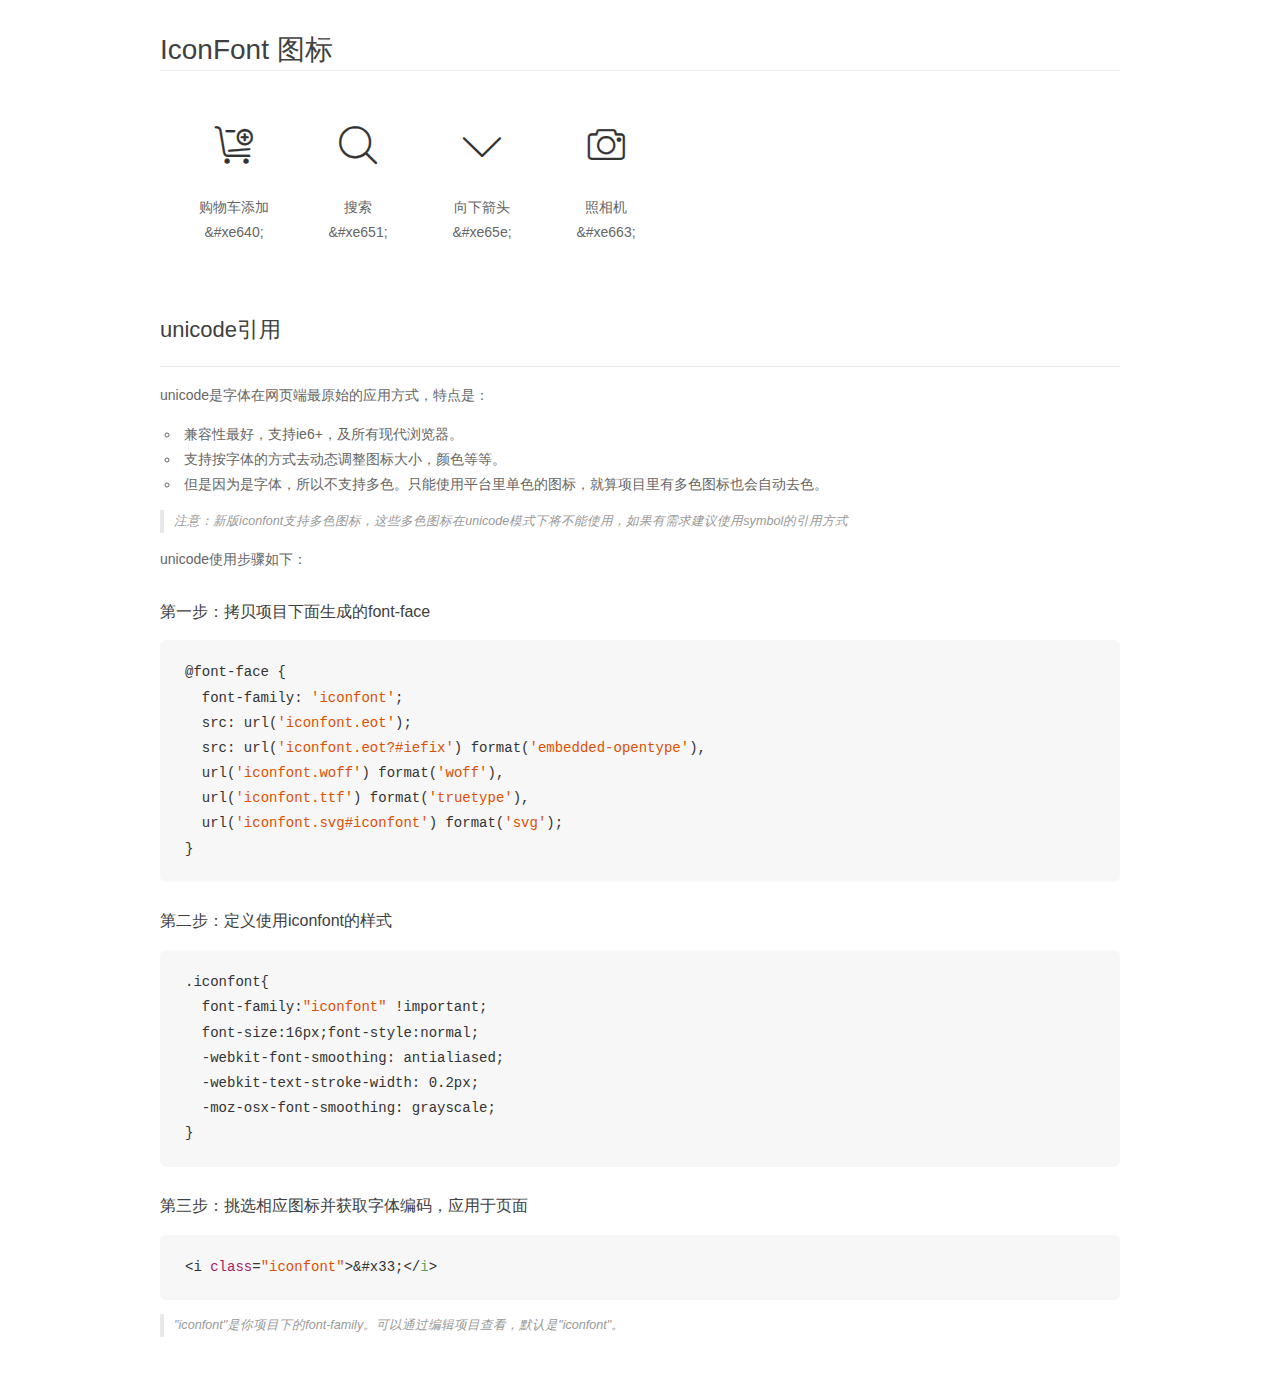
<file: font/demo_unicode.html>
<!DOCTYPE html>
<html>
<head>
    <meta charset="utf-8"/>
    <title>IconFont</title>
    <link rel="stylesheet" href="demo.css">

    <style type="text/css">

        @font-face {font-family: "iconfont";
          src: url('iconfont.eot'); /* IE9*/
          src: url('iconfont.eot#iefix') format('embedded-opentype'), /* IE6-IE8 */
          url('iconfont.woff') format('woff'), /* chrome, firefox */
          url('iconfont.ttf') format('truetype'), /* chrome, firefox, opera, Safari, Android, iOS 4.2+*/
          url('iconfont.svg#iconfont') format('svg'); /* iOS 4.1- */
        }

        .iconfont {
          font-family:"iconfont" !important;
          font-size:16px;
          font-style:normal;
          -webkit-font-smoothing: antialiased;
          -webkit-text-stroke-width: 0.2px;
          -moz-osx-font-smoothing: grayscale;
        }

    </style>
</head>
<body>
    <div class="main markdown">
        <h1>IconFont 图标</h1>
        <ul class="icon_lists clear">
            
                <li>
                <i class="icon iconfont">&#xe640;</i>
                    <div class="name">购物车添加</div>
                    <div class="code">&amp;#xe640;</div>
                </li>
            
                <li>
                <i class="icon iconfont">&#xe651;</i>
                    <div class="name">搜索</div>
                    <div class="code">&amp;#xe651;</div>
                </li>
            
                <li>
                <i class="icon iconfont">&#xe65e;</i>
                    <div class="name">向下箭头</div>
                    <div class="code">&amp;#xe65e;</div>
                </li>
            
                <li>
                <i class="icon iconfont">&#xe663;</i>
                    <div class="name">照相机</div>
                    <div class="code">&amp;#xe663;</div>
                </li>
            
        </ul>
        <h2 id="unicode-">unicode引用</h2>
        <hr>

        <p>unicode是字体在网页端最原始的应用方式，特点是：</p>
        <ul>
        <li>兼容性最好，支持ie6+，及所有现代浏览器。</li>
        <li>支持按字体的方式去动态调整图标大小，颜色等等。</li>
        <li>但是因为是字体，所以不支持多色。只能使用平台里单色的图标，就算项目里有多色图标也会自动去色。</li>
        </ul>
        <blockquote>
        <p>注意：新版iconfont支持多色图标，这些多色图标在unicode模式下将不能使用，如果有需求建议使用symbol的引用方式</p>
        </blockquote>
        <p>unicode使用步骤如下：</p>
        <h3 id="-font-face">第一步：拷贝项目下面生成的font-face</h3>
        <pre><code class="lang-js hljs javascript">@font-face {
  font-family: <span class="hljs-string">'iconfont'</span>;
  src: url(<span class="hljs-string">'iconfont.eot'</span>);
  src: url(<span class="hljs-string">'iconfont.eot?#iefix'</span>) format(<span class="hljs-string">'embedded-opentype'</span>),
  url(<span class="hljs-string">'iconfont.woff'</span>) format(<span class="hljs-string">'woff'</span>),
  url(<span class="hljs-string">'iconfont.ttf'</span>) format(<span class="hljs-string">'truetype'</span>),
  url(<span class="hljs-string">'iconfont.svg#iconfont'</span>) format(<span class="hljs-string">'svg'</span>);
}
</code></pre>
        <h3 id="-iconfont-">第二步：定义使用iconfont的样式</h3>
        <pre><code class="lang-js hljs javascript">.iconfont{
  font-family:<span class="hljs-string">"iconfont"</span> !important;
  font-size:<span class="hljs-number">16</span>px;font-style:normal;
  -webkit-font-smoothing: antialiased;
  -webkit-text-stroke-width: <span class="hljs-number">0.2</span>px;
  -moz-osx-font-smoothing: grayscale;
}
</code></pre>
        <h3 id="-">第三步：挑选相应图标并获取字体编码，应用于页面</h3>
        <pre><code class="lang-js hljs javascript">&lt;i <span class="hljs-class"><span class="hljs-keyword">class</span></span>=<span class="hljs-string">"iconfont"</span>&gt;&amp;#x33;<span class="xml"><span class="hljs-tag">&lt;/<span class="hljs-name">i</span>&gt;</span></span></code></pre>

        <blockquote>
        <p>"iconfont"是你项目下的font-family。可以通过编辑项目查看，默认是"iconfont"。</p>
        </blockquote>
    </div>


</body>
</html>
</file>
<file: css/base.css>
body,p,h1,h2,h3,h4,h5,h6,ul,ol,li,dl,dt,dd{
		margin: 0;
		padding: 0;
		list-style: none;
		color: #666560;
		font-size: 12px;
		font-family: "宋体"
	}
	body{
		background: #F0F3EF;
	}
	a{
		text-decoration: none;
		color: #666560;
	}
	input,img{
		vertical-align: middle;
		border: 0 none;
		outline-style: none;
		padding: 0;
	}
	.clearfix::after {
		content: "";
		display: block;
		clear: both;
		height: 0;
		line-height: 0;
		visibility: hidden;

	}
	.clearfix{
		zoom:1;
	}
	.wrap{
		width: 1200px;
		margin: 0 auto;
	}
	.left{
		float: left;
	}
	.right{
		float: right;
	}
	i{
		font-style: normal;
	}
</file>
<file: css/index.css>
/*头部开始*/
	/*最上方广告*/
	.top_banner{
		height: 80px;
		background: #F3265A;
	}
	.top_banner:target{
		display: none;
	}
	.top_banner .wrap{
		position: relative;
	}
	.top_banner .wrap span{
		display: block;
		width: 20px;
		height: 20px;
		background: rgba(0,0,0,0.5);
		position: absolute;
		top:5px;
		right: 0;
		text-align: center;
		line-height:20px ;
		font-size: 16px;
	}
	.top_banner .wrap span a{
		color: #DF5D91;
	}

	/*最上方导航*/
	.top_nav{
		height: 30px;
		background: #E3E4E5;
		border-bottom: 1px solid #ddd;
	}
	.top_nav .logo{
		width: 190px;
		height: 168px;
		background: url(../images/sprite.head.png) no-repeat 0 0;
		border-bottom: 1px solid #F0F3EF;
	}
	.nav_r_l{
		margin-top: 8px;
	}
	.nav_r_l span{
		display: inline-block;	
		float: left;
	}
	.nav_r_l span:nth-child(1){
		width: 11px;
		height: 14px;
		background: url(../images/dt.png)no-repeat 0 0;
		margin-left: 20px;
		margin-right: 6px;

	}
	.nav_r li{
		float: left;
	}
	.nav_r li:nth-child(1){
		margin-right: 10px;
	}
	.nav_r{
		margin-top: 8px;
	}
	.nav_r .line{
		width: 1px;
		height: 10px;
		background: #ccc;
		margin: 2px 12px;
	}



	/*搜索栏*/
	.s_box{
		height: 138px;

	}
	.search_box{
		margin-top: 25px;
		margin-left: 130px;
		position: relative;
		float: left;
	}
	.search_box input:nth-child(1){
		width: 488px;
		height: 36px;
		background: #fff;
		padding-left: 10px;
		float: left;
	}

	.search_box input:nth-child(2){
		width: 50px;
		height: 36px;
		background: #F10215;
		float: left;
	}
	.search_box .icon-sousuo{
		position: absolute;
		top: 50%;
		margin-top: -8px;
		right: 16px;
		color: #fff;
		
	}
	.search_box .icon-zhaoxiangji{
		position: absolute;
		top: 50%;
		margin-top: -8px;
		right:60px;
	}
	.car{
		width: 186px;
		height: 32px;
		border: 1px solid #ccc;
		margin-top: 25px;
		margin-left: 32px;
		background: #fff;
		line-height: 32px;
		text-align: center;
		color: red;
		position: relative;

	}
	.car .eg{
		display: block;
		width: 14px;
		height: 14px;
		background: red;
		position: absolute;
		top: 6px;
		right: 36px;
		border-radius: 50%;
		color: #fff;
		text-align: center;
		line-height: 14px;
	}
	.wm{
		width: 60px;
		height: 60px;
		border: 1px solid #ccc;
		padding: 2px;
	}
	.bot_list{
		margin-top: 6px;
		margin-left: 130px;

	}
	.bot_list li{
		float: left;
		margin-right: 10px;

	}
	.bot_list li:last-child{
		margin-right: 0px;
	}
	

	/*大列表*/
	.nav_ms {
		margin-left: 40px;
		margin-top: 34px;

	}
	.nav_ms li{
		float: left;
	}
	.nav_ms li a{
		font-size: 14px;
		color: #000;
		margin-right: 32px;
	}
	.xh{
		width: 190px;
		height: 40px;
		margin-top: 10px;
	}

	.banner{
		/*height: 470px;
		margin-top: 11px;*/
		background: red;
		margin-bottom: 16px;
	}
	
	.ullist{
		float: left;
	}
	.ullist ul{
		padding-top: 10px;
		width: 190px;
		background:#fff;
	}
	.ullist>ul>li{
		padding-left: 18px;
		line-height: 27px;
	}
	.ullist>ul>li:hover{
		background:#ccc;
	}
	.ullist>ul>li>a{
		font-size: 14px;
	}
	.ullist>ul>li>a:hover{
		color: #E10503;
	}

	/*两侧广告*/
	.close{
		height: 470px;
		width: 100%;
		position: absolute;
		background: url(../images/5b7387f9N40212511.png) no-repeat center top;
		z-index: -2;
	}


	/*中间广告*/
	.middle{
		height: 470px;
	}
	.mid_banner{
		width: 590px;
		height: 470px;
		margin-left: 200px;
		position: relative;
	}
	.mid_banner span{
		display: block;
		width: 30px;
		height: 60px;
		background: rgba(0,0,0,0.5);
		position: absolute;
		top:50%;
		margin-top: -30px;
		line-height: 60px;
		text-align: center;
		color: #fff;
		font-size: 20px;
		display: block;
		cursor: pointer;
	}
	.mid_banner .thnli{
		width: 100px;
		height: 12px;
		position: absolute;
		left:50%;
		margin-left:-50px;
		bottom: 10px;
	}
	.mid_banner .thnli li{
		width: 12px;
		height: 12px;
		background:rgba(255,255,255,0.5);
		border-radius: 50%;
		margin-right: 10px;	
		float: left;
	}
	.mid_banner .thnli li.thnsel{
		background:red;
	}
	.mid_banner .thnli li:nth-child(5){
		margin-right: 0px;
	}
	.mid_banner .sr1{
		left: 0;
	}
	.mid_banner .sr2{
		right: 0;
	}
	

	.mid_ban_list{
		width: 190px;
		height: 470px;
		margin-left: 10px;
	}
	.mid_box2,.mid_box1{
		margin-bottom: 10px;
	}
	.mid_right{
		width: 190px;
		height: 470px;
		margin-left: 10px;
		background: #fff;
	}
	.right_top{
		height: 150px;
		text-align: center;
	}
	.right_top span{
		display: block;
		width: 64px;
		height: 64px;
		background: #E3E1DF ;
		border-radius: 50%;
		box-shadow: 5px 5px 10px #999;
		margin-left: 60px;
		position: relative;
		margin-bottom: 10px;
	}
	.right_top span img{
		width: 50px;
		height: 50px;
		border-radius: 50%;
		position: absolute;
		left: 10px;
		top:5px;

	}
	.right_top i{
		font-style: normal;
	}
	.right_top p{
		line-height: 18px;
	}
	.right_mid{
		height: 128px;
		border-bottom: 1px solid #ccc;
		padding-left: 20px;
		padding: 0px 12px;
	}
	.cx{
		display: inline-block;
		padding-bottom: 2px;
		border-bottom: 2px solid red;
	}
	.mid_w{
		height: 124px;
	}
	.mid_w li{
		line-height: 22px;
	}
	.mid_w li:nth-child(1){
		margin-top: 10px;
	}

	.right_bot{
		height: 192px;
		position: relative;

	}
	.jpbj,.qp{
		width: 14px;
		height: 16px;
		background: red;
		position: absolute;
		color: #fff;
		font-size: 12px;
		text-align: center;
		line-height: 14px;
	}
	.jpbj{
		top:-4px;
		left: 78px;
	}
	.qp{
		top:52px;
		left: 116px;
	}

	.mid_wrap{
		width: 164px;
		height: 154px;
		margin-top: 20px;
		margin-left: 17px;
	}
	.mid_wrap li:nth-child(2) a{
		background-position:-80px -10px; 
		
	}
	.mid_wrap li:nth-child(3) a{
		background-position:-140px -10px; 
	}
	.mid_wrap li:nth-child(4) a{
		background-position:-205px -10px; 
	}
	.mid_wrap li:nth-child(5) a{
		background-position:-78px -78px; 
	}
	.mid_wrap li:nth-child(6) a{
		background-position:-140px -78px; 
	}
	.mid_wrap li:nth-child(7) a{
		background-position:-205px -78px; 
	}
	.mid_wrap li:nth-child(8) a{
		background-position:-18px -78px; 
	}
	.mid_wrap li:nth-child(9) a{
		background-position:-78px -150px; 
	}
	.mid_wrap li:nth-child(10) a{
		background-position:-140px -150px; 
	}
	.mid_wrap li:nth-child(11) a{
		background-position:-205px -150px; 
	}
	.mid_wrap li:nth-child(12) a{
		background-position:-18px -150px; 
	}
	.right_bot li{
		float: left;

	}
	.right_bot li a{
		display: block;
		width:40px;
		background-image: url(../images/icons.png);
		background-repeat: no-repeat;
		background-position:-18px -10px; 
		padding-top: 38px;
	}
	.r1,.r2{
		width: 70px;
		height: 25px;
		float: left;
		text-align: center;
		line-height: 25px;
		display: block;
		border-radius: 15px;
		margin-top: 4px;
		box-shadow: 0px 5px 10px #ccc;
	}
	.r1{
		background: #fff;
		margin-left: 20px;
		color: red;

	}

	.r2{
		
		background: #363634;
		margin-left: 10px;
	}



	/*秒杀*/
	.ms {
		height: 275px;
		background: #fff;
		margin-top: 32px;
		margin-bottom: 30px;
	}
	.ms_one{
		width: 190px;
		height: 275px; 
	}
	.ms_two{
		width: 198px;
		height: 275px; 
		text-align: center;
		position: relative;
		border-left: 1px solid #ccc;
	}
	.ms_two img{
		/*margin-left: 30px;*/
		margin-top: 30px;
	}
	.ms_two p{
		line-height: 40px;
	}
	.ms_two span:nth-child(3){
		display: block;
		width: 82px;
		height:22px ;
		background: #E6382F;
		margin-left: 20px;
		text-align: center;
		line-height: 22px;
		color: #fff;
		font-weight: bold;
		font-size: 14px;
	}
	.ms_two span:nth-child(4){
		display: block;
		width: 80px;
		height:20px ;
		background: #fff;
		border: 1px solid #E6382F;
		text-align: center;
		line-height: 20px;
	}
	.hot{

		display: block;
		width: 30px ;
		height: 40px;
		position: absolute;
		top: 28px;
		left: 30px;
		color: #fff;
		padding-top: 4px;
		background: url(../images/sprite.seckill.png) no-repeat 0px -24px;
	}
	.ms .ms_two:last-child img{
		margin-top: 0px;
		margin-left: 4px;
	}

/*大牌*/
	.dp{
		height:670px;
		background: #fff;
	}
	.dp_box1{
		width: 232px;
		height: 305px;
		margin-right: 7px;
	}
	.dp .dp_box1:nth-child(5){
		margin-right: 0px;
	}
	.dp .tit{
		margin:0 16px;
		font-size: 14px;
		
	}
	.dp .tit a{
		color: #000;
	}
	.dp .mon{
		text-align: center;
		color: red;
		margin-top: 6px;
	}


	/*底部footer*/
	.footer{
		/*height: 580px;*/
		background: #F0F3EF;
	}
	.footer_top{
		height: 112px;
		
		border-bottom: 1px solid #ccc;
	}
	.footer_top li{
		width: 260px;
		height: 112px;
		line-height: 112px;
		/*text-align: center;*/
		float: left;
		padding-left: 37px;
		font-size: 18px;
		font-weight: bold;
		
	}
	.footer_top li span{
		margin-top: 34px;
		margin-right: 10px;
		float: left;
		width: 38px;
		height: 42px;
		display: block;
		background-image: url(../images/sprite.footer.png);
		background-repeat:no-repeat;
		background-position: 0 -192px;
	}
	.footer_top li:nth-child(2) span{
		background-position: -40px -192px;
	}
	
	.footer_top li:nth-child(3) span{
		background-position: -80px -192px;
	}

	.footer_top li:nth-child(4) span{
		background-position: -120px -192px;
	}

	.footer_mid{
		height: 200px;
		border-bottom: 1px solid #ccc;

	}
	.footer_mid dl{
		width: 198px;
		float: left;
	}
	.footer_mid dl dt{
		line-height: 40px;
		font-size: 16px;
		font-weight: bold;
		margin-top: 10px;
	}
	.footer_mid dd{
		line-height: 20px;
	}
	.footer_bot{
		text-align: center;
		padding-top: 20px;
	}
	.footer_bot span{
		margin: 10px;
	}
	.footer_bot p{
		margin-top: 10px;
		margin-bottom: 20px;
	}
	.footer_bot p a{
		width: 100px;
		height: 30px;
		display: inline-block;
		background-image: url(../images/sprite.footer.png);
		background-repeat: no-repeat;
		background-position: -207px 0px; 
	}
	.footer_bot p a:nth-child(2){
		background-position: -207px -35px; 
	}
	.footer_bot p a:nth-child(3){
		background-position: -207px -74px; 
	}
	.footer_bot p a:nth-child(4){
		background-position: -207px -110px; 
	}
	.footer_bot p a:nth-child(5){
		background-position: -207px -150px; 
	}


	/* js */
	.banner_list{
		/* z-index: 10; */
		position: absolute;
		float: left;
	}
	.thnycfa{
		float: left;
		width: 999px;
		height: 486px;
		/* background: red; */
	}
	.thnyc {
	
		display: none;
		
	}
	.thnycactive{
		width: 959px;
		padding: 20px;
		height: 446px;
		background:#fff;
		z-index: 10;
		box-shadow: 2px 1px 10px 0px #999;
		display: block;
	}
	.thnyctop {
		width: 100%;
		height: 27px;
		margin-bottom: 20px;
	}
	.thnyctop li{
		float: left;
		padding: 5px 10px;
		text-align: center;
		background:#363634;
		margin-right: 10px;
		font-size: 12px;
	}
	.thncontent li a:hover{
		color:#E10503;
	}
	.thnyctop li:hover{
		background: #797676;;
	}
	.thnyctop li a{
		color: #fff;
	}
	.thncontent li{
		margin-bottom: 20px;
	}
	.thncontent li a{
		border-left: 1px solid #ccc;
		padding:0px 0px 0px 10px;
	}
	.thncontent .ds{
		border-left:none;
		font-weight: bold;
	}
	
	/* 轮播图 */
  
	  .lbymk {
		width: 590px;
		height: 470px;
		overflow: hidden;
		position: relative;
	  }
  
	  .lbymk li {
		width: 590px;
		height: 470px;
		overflow: hidden;
		float: left;
	  }
  
	  .lbt {
		position: absolute;
		left: 0;
		top: 0px;
		width: 6320px;
	  }

		  /* 电梯 */
		  .dp h2{
			  text-align: center;
			  line-height: 60px;
			  font-size: 30px;
		  }


		  .subnav
		  {
			position: fixed;
			width: 38px;
			height: 200px;
			top:300px;
			left:50%;
			margin-left:605px;
			
			/* display: none; */
		  }
		  
		  .subnav li,.back{
			height: 36px;
			border:1px solid #DEDEDE;
			margin-bottom: 5px;
			font-size:14px;
			background: #363634;
			text-align: center;
			color: #F0F3EF;
			
		  }
		  .subnav li:nth-child(1) {
			background-position: 0px 0px;
		  }
		  .subnav li:nth-child(2) {
			background-position: 0px -55px; 
		  }
		  .subnav li:nth-child(3) {
			background-position: 0px -110px; 
		  }
		  .subnav li:nth-child(4) {
			background-position: 0px -165px; 
		  }
		  .subnav li:hover,.subnav li.current,.back
		  {
			border:1px solid #ED5759;
			background: #FDEEEE;   /* 只有冲突的时候才会出现层叠 */
			/* 背景颜色 背景图片 背景位置 背景平铺  背景固定 */
			/* css 层叠样式表 */
			font-size:12px;
			color: #ED5759;
			padding-left: 6px;
			padding-top: 2px;
			height: 34px;
			cursor: pointer;
		  }
</file>
<file: font/iconfont.css>
@font-face {font-family: "iconfont";
  src: url('iconfont.eot?t=1534382222048'); /* IE9*/
  src: url('iconfont.eot?t=1534382222048#iefix') format('embedded-opentype'), /* IE6-IE8 */
  url('[data-uri]') format('woff'),
  url('iconfont.ttf?t=1534382222048') format('truetype'), /* chrome, firefox, opera, Safari, Android, iOS 4.2+*/
  url('iconfont.svg?t=1534382222048#iconfont') format('svg'); /* iOS 4.1- */
}

.iconfont {
  font-family:"iconfont" !important;
  font-size:16px;
  font-style:normal;
  -webkit-font-smoothing: antialiased;
  -moz-osx-font-smoothing: grayscale;
}

.icon-gouwuchetianjia:before { content: "\e640"; }

.icon-sousuo:before { content: "\e651"; }

.icon-xiangxiajiantou:before { content: "\e65e"; }

.icon-zhaoxiangji:before { content: "\e663"; }
</file>
<file: css/list.css>
body{
		background: #fff;
	}
	/*最上方导航*/
	.top_nav{
		height: 30px;
		background: #E3E4E5;
		border-bottom: 1px solid #ddd;
	}

	.nav_r_l{
		margin-top: 8px;
	}
	.nav_r_l span{
		display: inline-block;	
		float: left;
	}
	.nav_r_l span:nth-child(1),.nav_r_l span:nth-child(3){
		width: 11px;
		height: 14px;
		background: url(../images/dt.png)no-repeat 0 0;
		margin-left: 20px;
		margin-right: 6px;

	}
	.nav_r li{
		float: left;
	}
	.nav_r li:nth-child(1){
		margin-right: 10px;
	}
	.nav_r{
		margin-top: 8px;
	}
	.nav_r .line{
		width: 1px;
		height: 10px;
		background: #ccc;
		margin: 2px 12px;
	}


/*logo*/
.list_top{
	height: 96px;
	/*border-bottom: 2px solid red;*/
}
.list_top .logo{
	margin-top: 10px;
}
.box_inp{
	margin-left: 230px;
	margin-top: 26px;
	position: relative;
}
.box_inp input:nth-child(1){
	width: 442px;
	height: 34px;
	border: 2px solid red;
	float: left;
	padding-left: 10px;
}

.box_inp input:nth-child(2){
	width: 80px;
	height: 38px;
	background: red;
	line-height: 38px;
	text-align: center;
	color: #fff;
	float: left;
	font-size: 16px;
}
.box_btn{
	width: ;
	height: ;
	margin-left: ;
	border: 1px solid #ccc;
	background: 
}
.box_inp .icon-zhaoxiangji{
		position: absolute;
		top: 50%;
		margin-top: -8px;
		right:100px;
	}


	.car{
		width: 186px;
		height: 32px;
		border: 1px solid #ccc;
		margin-top: 25px;
		margin-left: 32px;
		background: #fff;
		line-height: 32px;
		text-align: center;
		color: red;
		position: relative;

	}
	.car .eg{
		display: block;
		width: 14px;
		height: 14px;
		background: red;
		position: absolute;
		top: 6px;
		right: 36px;
		border-radius: 50%;
		color: #fff;
		text-align: center;
		line-height: 14px;
	}
	.bot_list{
		margin-top: 6px;
		margin-left:360px;

	}
	/*nav*/
	.nav{
		height: 32px;
		border-bottom: 2px solid red;
	}
	.nav h4{
		width: 196px;
		height: 32px;
		text-align: center;
		font-size: 14px;
		color: #fff;
		line-height: 32px;
		background: red;
		float: left;
	}
	.nav li{
		float: left;
		line-height: 32px;
		margin: 0 20px;
	}
	.nav li a{
		font-size: 14px;
		font-weight: bold;

	}
	.now{
		height: 50px;
		line-height: 50px;

	}
	.now i,.tal_one li i{
		border: 1px solid #ccc;
		padding: 6px;
	}
	.now i:nth-child(3){
		background: #F3F3F3;
	}

	/*表*/
	.tal_one{
		height: 34px;
		line-height: 34px;
		border-top: 1px solid #ccc;
	}
	.tal_one h4{
		width: 88px;
		height: 34px;
		padding-left: 20px;
		background: #F3F3F3;
		font-weight: normal;

	}
	 .tal .tal_one:nth-child(5){
		border-bottom: 1px solid #ccc;
	 }
	.tal_one li{
		margin-right: 50px;
		float: left;
	}
	.tal_one li:nth-child(1){
		margin-left: 16px;
	}
	.tal_one li a{
		color: #005AA0;
	}



	/*banner*/
	/*ban_l*/
	.banner{
		margin-top: 20px;
		margin-bottom: 20px;
	}
	.ban_l{
		width: 178px;
		height: 1052px;
		border: 1px solid #ccc;
		margin-right: 10px;
	}
	.ban_r{
		width: 1010px;
		height: 1052px;
		background: red;
		border-top: 1px solid #ccc;
		border-bottom: 1px solid #ccc;
	}
	.box_one{
		width: 178px;
		height: 326px;
		

	}
	.box_one h4{
		padding:  0 10px;
		position: relative;
		font-size: 14px;
	}
	.box_one span{
		display: block;
		margin: 14px;
		font-size: 14px;
		color: red;
	}
	.box_one p{
		padding-left: 14px;
		line-height: 20px;
	}
	.box_one .img{
		text-align: center;
	}
	.ban_l .box_one:nth-child(2),.ban_l .box_one:nth-child(3){
		height: 280px;
	}
	.ban_r_top{
		background: pink;
		height: 76px;

	}
	.ban_r_bot {

	}
	.ban_r_bot li{
		height: 460px;
		width: 242px;
		background: blue;
		float: left;
		margin-right: 14px;
	}
	.ban_r_bot li:nth-child(4n){
		margin-right: 0px;
	}
	.ban_r_bot li .ban_img{
		width: 242px;
		height: 220px;
		text-align: center;
		position: relative;
	}
	.ban_r_bot li span{
		display: block;
		width: 220px;
		height: 28px;
		line-height: 28px;
		text-align: center;
		background: #ddd;
		position: absolute;
		bottom: 0px;
		left: 11px;
	}
	.ban_lit {
		padding-left: 10px;
		padding-top: 4px;
	}
	.ban_lit a:nth-child(1) img{
		padding: 1px;
		border: 1px solid red;
	}
	.ban_lit a:nth-child(2) img,.ban_lit a:nth-child(3) img,.ban_lit a:nth-child(4) img{
		padding: 1px;
		border: 1px solid #666;
	}
	.ban_r_bot .pic{
		padding-left: 10px;
		color: red;
		font-size: 20px;
		line-height: 50px;
	}
	.ban_r_bot p{
		padding-left: 10px;
	}
	.ban_r_bot p .rea{
		line-height: 30px;
	}
	.ban_r_bot .more{
		margin-top: 20px;
	}
	.ban_r_bot .more i{
		padding: 4px;
		border: 1px solid red;
		color: red;
	}
	.ban_r_bot .more i:nth-child(1){
		background: red;
		color: #fff;
	}
</file>
<file: font/demo.css>
*{margin: 0;padding: 0;list-style: none;}
/*
KISSY CSS Reset
理念：1. reset 的目的不是清除浏览器的默认样式，这仅是部分工作。清除和重置是紧密不可分的。
2. reset 的目的不是让默认样式在所有浏览器下一致，而是减少默认样式有可能带来的问题。
3. reset 期望提供一套普适通用的基础样式。但没有银弹，推荐根据具体需求，裁剪和修改后再使用。
特色：1. 适应中文；2. 基于最新主流浏览器。
维护：玉伯<lifesinger@gmail.com>, 正淳<ragecarrier@gmail.com>
 */

/** 清除内外边距 **/
body, h1, h2, h3, h4, h5, h6, hr, p, blockquote, /* structural elements 结构元素 */
dl, dt, dd, ul, ol, li, /* list elements 列表元素 */
pre, /* text formatting elements 文本格式元素 */
form, fieldset, legend, button, input, textarea, /* form elements 表单元素 */
th, td /* table elements 表格元素 */ {
  margin: 0;
  padding: 0;
}

/** 设置默认字体 **/
body,
button, input, select, textarea /* for ie */ {
  font: 12px/1.5 tahoma, arial, \5b8b\4f53, sans-serif;
}
h1, h2, h3, h4, h5, h6 { font-size: 100%; }
address, cite, dfn, em, var { font-style: normal; } /* 将斜体扶正 */
code, kbd, pre, samp { font-family: courier new, courier, monospace; } /* 统一等宽字体 */
small { font-size: 12px; } /* 小于 12px 的中文很难阅读，让 small 正常化 */

/** 重置列表元素 **/
ul, ol { list-style: none; }

/** 重置文本格式元素 **/
a { text-decoration: none; }
a:hover { text-decoration: underline; }


/** 重置表单元素 **/
legend { color: #000; } /* for ie6 */
fieldset, img { border: 0; } /* img 搭车：让链接里的 img 无边框 */
button, input, select, textarea { font-size: 100%; } /* 使得表单元素在 ie 下能继承字体大小 */
/* 注：optgroup 无法扶正 */

/** 重置表格元素 **/
table { border-collapse: collapse; border-spacing: 0; }

/* 清除浮动 */
.ks-clear:after, .clear:after {
  content: '\20';
  display: block;
  height: 0;
  clear: both;
}
.ks-clear, .clear {
  *zoom: 1;
}

.main {
  padding: 30px 100px;
width: 960px;
margin: 0 auto;
}
.main h1{font-size:36px; color:#333; text-align:left;margin-bottom:30px; border-bottom: 1px solid #eee;}

.helps{margin-top:40px;}
.helps pre{
  padding:20px;
  margin:10px 0;
  border:solid 1px #e7e1cd;
  background-color: #fffdef;
  overflow: auto;
}

.icon_lists{
  width: 100% !important;

}

.icon_lists li{
  float:left;
  width: 100px;
  height:180px;
  text-align: center;
  list-style: none !important;
}
.icon_lists .icon{
  font-size: 42px;
  line-height: 100px;
  margin: 10px 0;
  color:#333;
  -webkit-transition: font-size 0.25s ease-out 0s;
  -moz-transition: font-size 0.25s ease-out 0s;
  transition: font-size 0.25s ease-out 0s;

}
.icon_lists .icon:hover{
  font-size: 100px;
}



.markdown {
  color: #666;
  font-size: 14px;
  line-height: 1.8;
}

.highlight {
  line-height: 1.5;
}

.markdown img {
  vertical-align: middle;
  max-width: 100%;
}

.markdown h1 {
  color: #404040;
  font-weight: 500;
  line-height: 40px;
  margin-bottom: 24px;
}

.markdown h2,
.markdown h3,
.markdown h4,
.markdown h5,
.markdown h6 {
  color: #404040;
  margin: 1.6em 0 0.6em 0;
  font-weight: 500;
  clear: both;
}

.markdown h1 {
  font-size: 28px;
}

.markdown h2 {
  font-size: 22px;
}

.markdown h3 {
  font-size: 16px;
}

.markdown h4 {
  font-size: 14px;
}

.markdown h5 {
  font-size: 12px;
}

.markdown h6 {
  font-size: 12px;
}

.markdown hr {
  height: 1px;
  border: 0;
  background: #e9e9e9;
  margin: 16px 0;
  clear: both;
}

.markdown p,
.markdown pre {
  margin: 1em 0;
}

.markdown > p,
.markdown > blockquote,
.markdown > .highlight,
.markdown > ol,
.markdown > ul {
  width: 80%;
}

.markdown ul > li {
  list-style: circle;
}

.markdown > ul li,
.markdown blockquote ul > li {
  margin-left: 20px;
  padding-left: 4px;
}

.markdown > ul li p,
.markdown > ol li p {
  margin: 0.6em 0;
}

.markdown ol > li {
  list-style: decimal;
}

.markdown > ol li,
.markdown blockquote ol > li {
  margin-left: 20px;
  padding-left: 4px;
}

.markdown code {
  margin: 0 3px;
  padding: 0 5px;
  background: #eee;
  border-radius: 3px;
}

.markdown pre {
  border-radius: 6px;
  background: #f7f7f7;
  padding: 20px;
}

.markdown pre code {
  border: none;
  background: #f7f7f7;
  margin: 0;
}

.markdown strong,
.markdown b {
  font-weight: 600;
}

.markdown > table {
  border-collapse: collapse;
  border-spacing: 0px;
  empty-cells: show;
  border: 1px solid #e9e9e9;
  width: 95%;
  margin-bottom: 24px;
}

.markdown > table th {
  white-space: nowrap;
  color: #333;
  font-weight: 600;

}

.markdown > table th,
.markdown > table td {
  border: 1px solid #e9e9e9;
  padding: 8px 16px;
  text-align: left;
}

.markdown > table th {
  background: #F7F7F7;
}

.markdown blockquote {
  font-size: 90%;
  color: #999;
  border-left: 4px solid #e9e9e9;
  padding-left: 0.8em;
  margin: 1em 0;
  font-style: italic;
}

.markdown blockquote p {
  margin: 0;
}

.markdown .anchor {
  opacity: 0;
  transition: opacity 0.3s ease;
  margin-left: 8px;
}

.markdown .waiting {
  color: #ccc;
}

.markdown h1:hover .anchor,
.markdown h2:hover .anchor,
.markdown h3:hover .anchor,
.markdown h4:hover .anchor,
.markdown h5:hover .anchor,
.markdown h6:hover .anchor {
  opacity: 1;
  display: inline-block;
}

.markdown > br,
.markdown > p > br {
  clear: both;
}


.hljs {
  display: block;
  background: white;
  padding: 0.5em;
  color: #333333;
  overflow-x: auto;
}

.hljs-comment,
.hljs-meta {
  color: #969896;
}

.hljs-string,
.hljs-variable,
.hljs-template-variable,
.hljs-strong,
.hljs-emphasis,
.hljs-quote {
  color: #df5000;
}

.hljs-keyword,
.hljs-selector-tag,
.hljs-type {
  color: #a71d5d;
}

.hljs-literal,
.hljs-symbol,
.hljs-bullet,
.hljs-attribute {
  color: #0086b3;
}

.hljs-section,
.hljs-name {
  color: #63a35c;
}

.hljs-tag {
  color: #333333;
}

.hljs-title,
.hljs-attr,
.hljs-selector-id,
.hljs-selector-class,
.hljs-selector-attr,
.hljs-selector-pseudo {
  color: #795da3;
}

.hljs-addition {
  color: #55a532;
  background-color: #eaffea;
}

.hljs-deletion {
  color: #bd2c00;
  background-color: #ffecec;
}

.hljs-link {
  text-decoration: underline;
}

pre{
  background: #fff;
}
</file>
